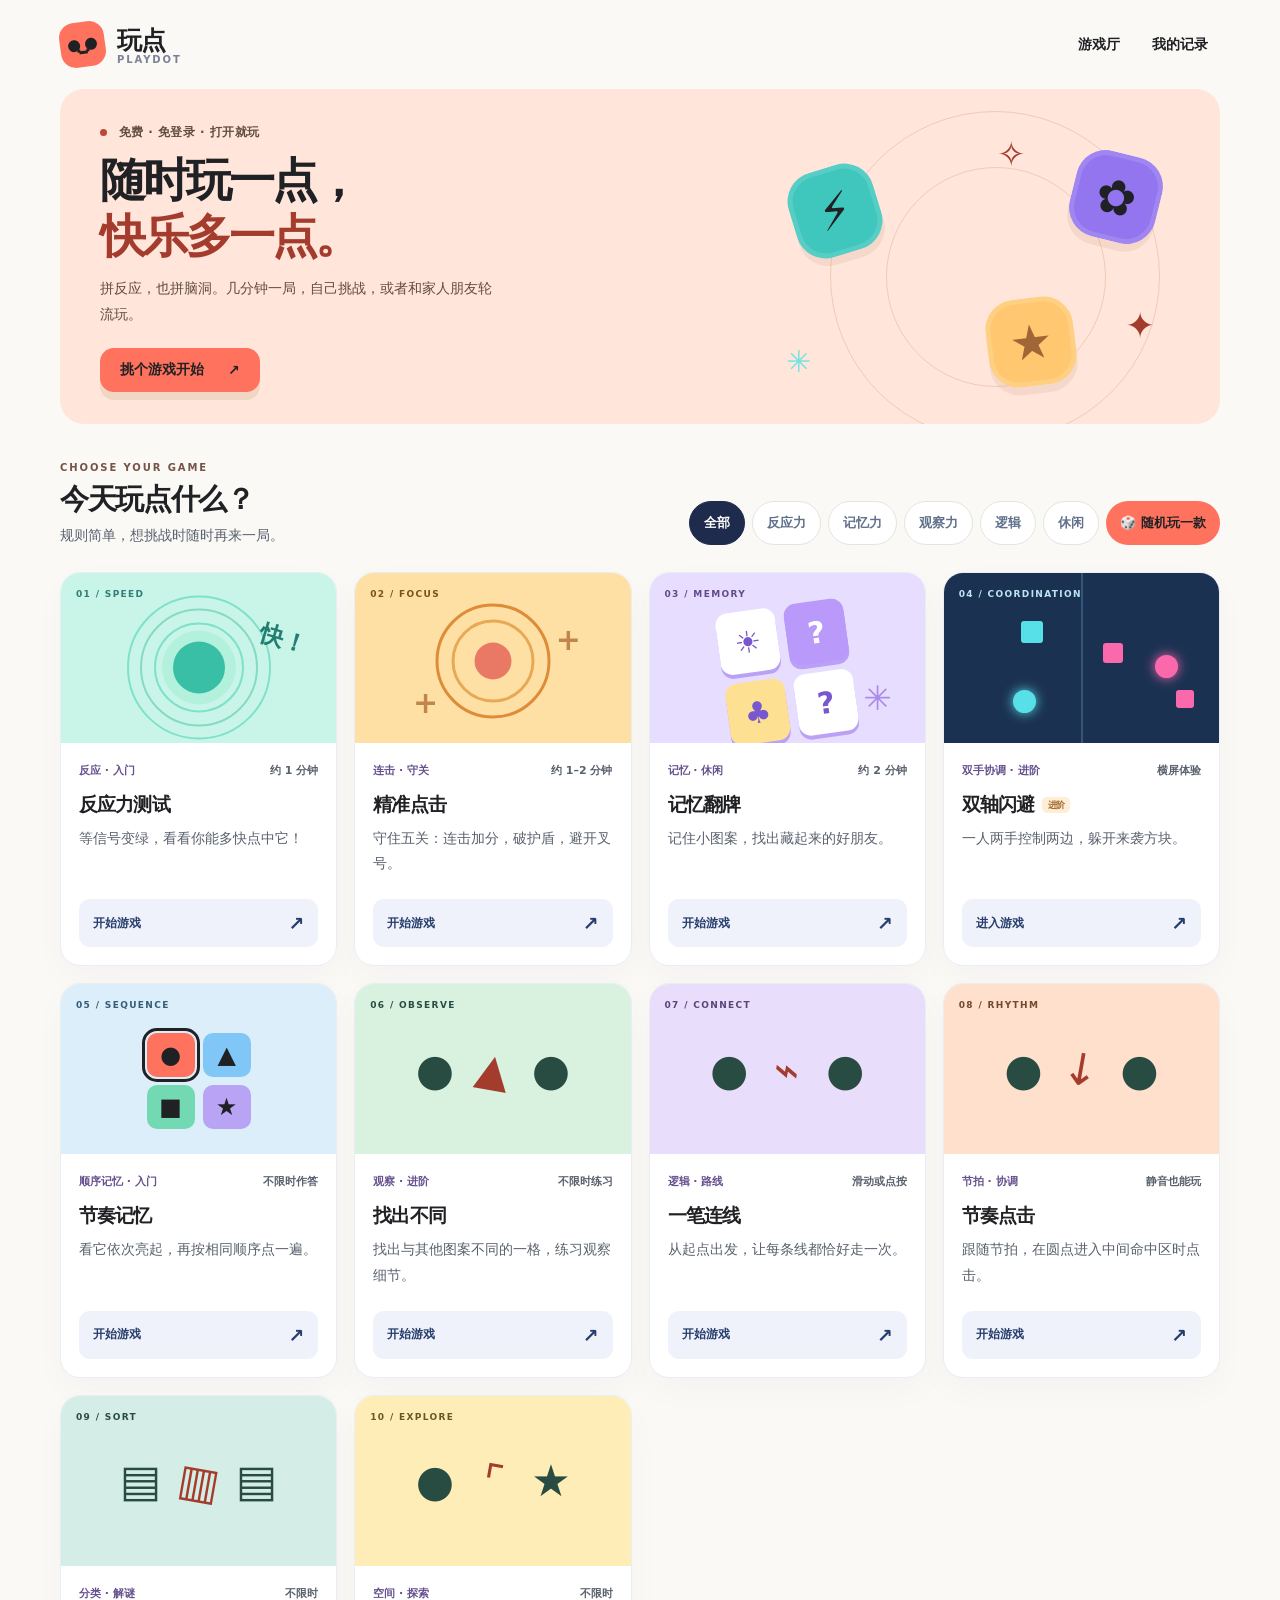
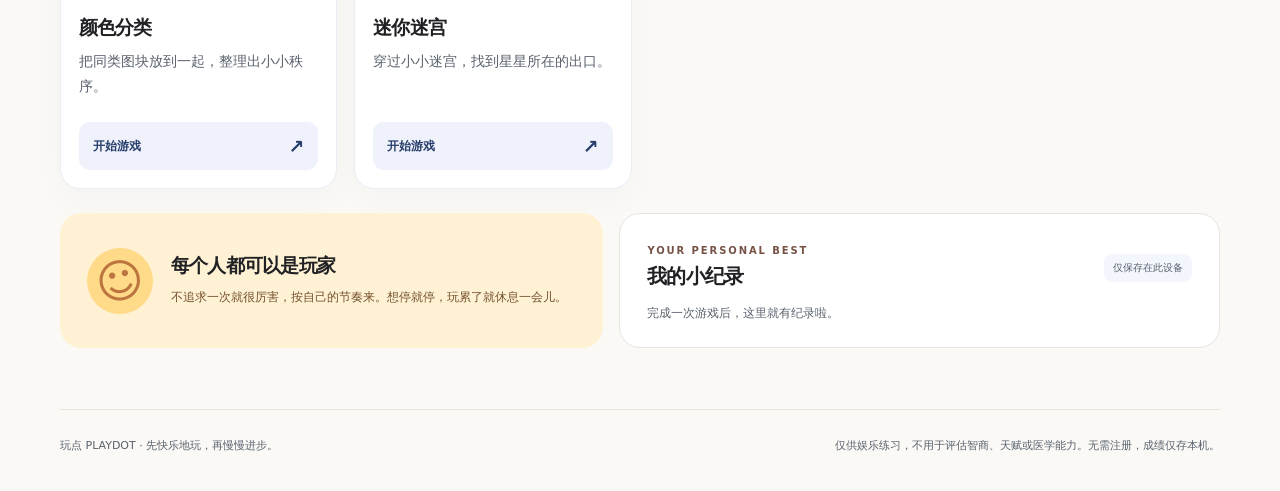
<file: index.html>
<!doctype html>
<html lang="zh-CN">
<head>
  <meta charset="UTF-8" />
  <meta name="viewport" content="width=device-width, initial-scale=1, viewport-fit=cover" />
  <meta name="theme-color" content="#FAF9F6" />
  <link rel="manifest" href="./manifest.webmanifest" />
  <link rel="stylesheet" href="./arcade-games.css" />
  <meta name="description" content="十款免费网页小游戏，涵盖反应、记忆、观察、逻辑与休闲。免登录，成绩仅存本机。" />
  <title>PLAYDOT 玩点｜随时玩一点，快乐多一点</title>
  <link rel="icon" href="./icon.svg" type="image/svg+xml" />
  <style>
:root{color-scheme:light;--ink:#202124;--muted:#59616d;--paper:#faf9f6;--border:#e7e4df;--navy:#202124;--teal:#73d9b3;--accent:#ff725e;--radius:20px;font-family:ui-sans-serif,system-ui,-apple-system,BlinkMacSystemFont,"Segoe UI",sans-serif;-webkit-font-smoothing:antialiased}
*{box-sizing:border-box}html{scroll-behavior:smooth}body{margin:0;padding:env(safe-area-inset-top,0px) env(safe-area-inset-right,0px) env(safe-area-inset-bottom,0px) env(safe-area-inset-left,0px);background:var(--paper);color:var(--ink)}button,a{-webkit-tap-highlight-color:transparent;touch-action:manipulation}button:active:not(:disabled),.play-btn:active{transform:translateY(1px)}button{font:inherit;cursor:pointer}button:disabled{cursor:default}a{color:inherit;text-decoration:none}button:focus-visible,a:focus-visible{outline:3px solid #58429b;outline-offset:3px}.skip-link{position:fixed;left:12px;top:-80px;z-index:20;padding:10px;background:#fff}.skip-link:focus{top:8px}
.shell{width:min(1160px,calc(100% - 46px));margin:auto}.site-header{height:89px;display:flex;align-items:center;justify-content:space-between}.brand{display:flex;align-items:center;gap:12px;font-weight:900;font-size:25px;letter-spacing:-.06em}.brand-symbol{width:45px;height:45px;background:var(--accent);border-radius:15px;display:grid;grid-template-columns:repeat(2,12px);justify-content:center;align-content:center;gap:0 5px;position:relative;transform:rotate(-8deg)}.brand-symbol i{width:12px;height:12px;border-radius:50%;background:#202124}.brand-symbol i:nth-child(2){background:#202124}.brand-symbol b{position:absolute;color:#202124;font-size:29px;left:15px;top:12px;font-weight:600}.brand-type small{display:block;letter-spacing:.19em;font-size:10px;color:#7b8298;margin-top:-3px}.header-note{font-size:12px;color:#6d7894;font-weight:700}.header-note span{color:#eaa93a}
.hero{background:#ffe5da;min-height:260px;border-radius:24px;color:var(--ink);display:grid;grid-template-columns:1.14fr .86fr;overflow:hidden;position:relative}.hero:after{content:"";position:absolute;right:0;bottom:0;width:40%;height:100%;background:none;pointer-events:none}.hero-copy{padding:32px 0 32px 40px;position:relative;z-index:2}.eyebrow{font-size:12px;color:#624d43;font-weight:700;letter-spacing:.04em}.eyebrow-dot{display:inline-block;width:7px;height:7px;background:#bd4837;border-radius:50%;margin-right:7px}.hero h1{font-size:clamp(32px,3.6vw,46px);letter-spacing:-.065em;line-height:1.21;margin:12px 0}.hero h1 span{color:var(--ink)}.hero h1 em{color:#a43c2d;font-style:normal}.hero p{max-width:398px;color:#624d43;font-size:14px;line-height:1.85;margin:0 0 20px}.hero-cta{background:var(--accent);color:var(--ink);border-radius:14px;padding:13px 20px;display:inline-flex;align-items:center;gap:24px;font-size:14px;font-weight:900;box-shadow:0 8px 0 #ad875128}.hero-cta:hover{background:#ff8b7b}.hero-art{min-height:260px;position:relative;isolation:isolate}.orbit{position:absolute;border-radius:50%;border:1px solid #c5785240;aspect-ratio:1}.orbit-one{width:330px;right:60px;top:22px}.orbit-two{width:220px;right:114px;top:78px}.art-tile{position:absolute;display:grid;place-items:center;width:88px;height:88px;border:5px solid #ffffff20;border-radius:30px;box-shadow:0 8px 0 #98513516;transform:rotate(14deg)}.art-tile span{font-size:48px;color:#202124}.tile-teal{background:#3fc7bd;left:14%;top:78px;transform:rotate(-17deg)}.tile-lilac{background:#9275ef;right:12%;top:64px}.tile-yellow{background:#ffc870;right:29%;bottom:38px;transform:rotate(-7deg)}.tile-yellow span{color:#a06635}.sparkle{position:absolute;color:#a43c2d}.sp-one{right:13%;bottom:78px;font-size:36px}.sp-two{left:13%;bottom:45px;font-size:30px;color:#75e4e0}.sp-three{right:39%;top:45px;font-size:34px}
.section{padding-top:32px}.section-heading{display:flex;align-items:end;justify-content:space-between;gap:22px;margin-bottom:27px}.kicker{font-size:10px;letter-spacing:.19em;font-weight:900;color:#775347}.section-heading h2,.records-panel h2{font-size:29px;letter-spacing:-.045em;margin:5px 0 7px}.section-heading p{color:var(--muted);font-size:14px;margin:0}.filters{display:flex;gap:7px;flex-wrap:wrap}.filter{padding:10px 14px;background:#fff;border:1px solid var(--border);color:#61708b;border-radius:30px;font-size:12px;font-weight:800;min-height:44px}.filter.active{background:#1e2b4c;color:white;border-color:#1e2b4c}.surprise-btn{min-height:44px;padding:10px 14px;border:0;border-radius:30px;background:#ff725e;color:#202124;font-size:13px;font-weight:900;white-space:nowrap}.surprise-btn:hover{background:#ff8b7b}
.game-grid{display:grid;grid-template-columns:repeat(4,minmax(0,1fr));gap:17px}.game-card{min-width:0;border:1px solid #e9edf4;border-radius:20px;background:#fff;overflow:hidden;box-shadow:0 12px 34px #21295507;display:flex;flex-direction:column;transition:transform .2s,box-shadow .2s}.game-card:hover{transform:translateY(-4px);box-shadow:0 18px 35px #25334a16}.game-card[hidden]{display:none}.game-cover{height:170px;position:relative;overflow:hidden}.cover-label{position:absolute;left:15px;top:16px;font-size:9px;font-weight:900;letter-spacing:.15em;color:#ffffffcb}.cover-reaction{background:#c9f5e8}.cover-reaction .cover-label{color:#317d77}.reaction-orbit{position:absolute;width:118px;height:118px;left:50%;top:50%;transform:translate(-50%,-42%);border:2px solid #65ccb2aa;border-radius:50%;display:grid;place-items:center}.reaction-orbit:before,.reaction-orbit:after{content:"";position:absolute;border:2px solid #7fe2c8;border-radius:50%;inset:-15px}.reaction-orbit:after{inset:12px}.reaction-orbit span{width:52px;height:52px;background:#38bfa6;border-radius:50%;box-shadow:0 0 0 11px #8be6c755}.float-react{position:absolute;right:29px;top:50px;transform:rotate(17deg);font-size:24px;font-weight:950;color:#247d73}.cover-aim{background:#ffe0a4}.cover-aim .cover-label{color:#795218}.aim-orbit{position:absolute;left:50%;top:52%;width:115px;height:115px;border:3px solid #df8c39;border-radius:50%;transform:translate(-50%,-50%);display:grid;place-items:center}.aim-orbit:before{content:"";width:77px;height:77px;border:3px solid #e7a956;border-radius:50%;position:absolute}.aim-center{width:37px;height:37px;background:#e97865;border-radius:50%}.mini-cross{position:absolute;color:#c1864e;font-weight:900;font-size:30px}.cross-a{left:21%;bottom:23px}.cross-b{right:18%;top:49px}.cover-memory{background:#e7ddff}.cover-memory .cover-label{color:#62498b}.cover-memory-grid{display:grid;grid-template-columns:repeat(2,60px);gap:9px;position:absolute;left:50%;top:58%;transform:translate(-50%,-50%) rotate(-8deg)}.cover-memory-grid span{height:62px;display:grid;place-items:center;border-radius:12px;background:#fff;color:#7958cf;font-size:30px;font-weight:800;box-shadow:0 4px 0 #bba1f6}.cover-memory-grid span:nth-child(2){background:#b99afa;color:#fff}.cover-memory-grid span:nth-child(3){background:#fee093}.small-star{position:absolute;right:12%;bottom:15%;font-size:34px;color:#a98aeb}.cover-dodge{background:#1b3152}.cover-dodge .cover-label{color:#bce6f4}.dodge-divider{position:absolute;width:2px;height:100%;left:50%;background:#76add34b}.dodge-hero{position:absolute;width:23px;height:23px;border-radius:50%;box-shadow:0 0 12px currentColor}.dot-a{left:25%;bottom:30px;background:#57e0e7;color:#57e0e7}.dot-b{right:15%;bottom:65px;background:#fa69ac;color:#fa69ac}.dodge-obstacle{position:absolute;border-radius:3px}.obstacle-a{height:22px;width:22px;left:28%;top:48px;background:#57e0e7}.obstacle-b{height:20px;width:20px;right:35%;top:70px;background:#fa69ac}.obstacle-c{height:18px;width:18px;right:9%;bottom:35px;background:#fa69ac}.game-card-body{display:flex;flex:1;flex-direction:column;padding:20px 18px 18px}.card-meta{display:flex;justify-content:space-between;gap:7px;color:#59616d;font-size:11px;font-weight:750}.genre{color:#66508e}.game-card h3{font-size:19px;letter-spacing:-.045em;margin:14px 0 8px}.game-card p{font-size:14px;line-height:1.8;color:var(--muted);margin:0 0 23px;flex:1}.hard-tag{font-size:9px;background:#ffeed6;color:#a26a2f;padding:3px 6px;border-radius:5px;vertical-align:middle;margin-left:2px}.play-btn{width:100%;border:none;border-radius:11px;padding:13px 14px;background:#eff2fa;color:#273d6c;font-size:12px;font-weight:900;display:flex;justify-content:space-between;align-items:center;min-height:44px}.play-btn:hover{background:#dfe6fb}.play-btn span{font-size:19px}
.bottom-grid{display:grid;grid-template-columns:.95fr 1.05fr;gap:16px;margin:24px 0 61px}.notes-panel,.records-panel{border-radius:21px;padding:25px 27px}.notes-panel{display:flex;gap:18px;align-items:center;background:#fff1d3}.notes-icon{border-radius:50%;height:66px;width:66px;flex-shrink:0;display:grid;place-items:center;background:#ffda89;color:#bd753f;font-size:46px;transform:rotate(-12deg)}.notes-panel h2{font-size:19px;margin:0 0 8px;letter-spacing:-.04em}.notes-panel p{font-size:12px;color:#73512e;line-height:1.75;margin:0}.records-panel{background:#fff;border:1px solid var(--border)}.records-head{display:flex;gap:10px;align-items:center;justify-content:space-between}.records-panel h2{font-size:20px}.local-pill{font-size:10px;color:#59616d;background:#f3f6fc;padding:7px 9px;border-radius:9px}.records-list{display:flex;gap:9px;flex-wrap:wrap;margin-top:8px}.record-chip{font-size:11px;border-radius:10px;background:#f3f6ff;padding:9px 11px;font-weight:750}.muted{color:#59616d;font-size:12px}.footer{border-top:1px solid var(--border);display:flex;justify-content:space-between;gap:20px;padding:27px 0 35px;color:#59616d;font-size:11px;line-height:1.7}
.load-notice{display:flex;align-items:center;justify-content:space-between;gap:16px;padding:14px 16px;margin:0 0 18px;background:#fff1d3;color:#59442e;border:1px solid #d6b875;border-radius:14px;font-size:14px;line-height:1.6}.load-notice[hidden]{display:none}.load-notice button{flex-shrink:0;min-height:44px;padding:10px 14px;border:1px solid #59442e;border-radius:10px;background:#fff;color:#202124;font-weight:750}.play-btn:disabled{background:#eceae5;color:#59616d;cursor:default}
/* Play surface */
.game-dialog{--safe-top:max(8px,env(safe-area-inset-top,0px));--safe-right:max(8px,env(safe-area-inset-right,0px));--safe-bottom:max(8px,env(safe-area-inset-bottom,0px));--safe-left:max(8px,env(safe-area-inset-left,0px));position:fixed;inset:var(--safe-top) var(--safe-right) var(--safe-bottom) var(--safe-left);margin:auto;width:min(700px,calc(100vw - var(--safe-left) - var(--safe-right)));max-height:min(calc(100dvh - var(--safe-top) - var(--safe-bottom)),900px);padding:0;border:0;border-radius:24px;background:#fff;color:var(--ink);box-shadow:0 28px 95px #0e163c66;overflow:auto}.game-dialog::backdrop{background:#0a143ecb;backdrop-filter:blur(5px)}.dialog-layout{padding:25px 28px 18px}.dialog-header{display:flex;justify-content:space-between;gap:14px;align-items:flex-start}.dialog-header h2{font-size:26px;letter-spacing:-.05em;margin:4px 0 7px}.dialog-header p{font-size:12px;color:var(--muted);margin:0;line-height:1.6}.close-btn{border:1px solid var(--border);background:#f6f7fc;color:#71809b;width:44px;height:44px;border-radius:12px;font-size:17px;flex-shrink:0}.dialog-foot{display:flex;justify-content:space-between;align-items:center;gap:12px;padding-top:16px;font-size:11px;color:#59616d}.back-link{border:0;background:none;color:#6b56c5;font-size:11px;font-weight:850;padding:10px 0}.game-stats{display:flex;justify-content:space-between;gap:10px;flex-wrap:wrap;margin:16px 0 13px}.stat{border-radius:11px;background:#f5f7fc;padding:9px 12px;min-width:86px;flex:1}.stat small{display:block;color:#59616d;font-size:11px;font-weight:700}.stat strong{display:block;font-size:17px;font-variant-numeric:tabular-nums;margin-top:3px}.intro-line{font-size:13px;color:#6c7891;margin:13px 0 16px;line-height:1.7}.centered{text-align:center}.primary-action{background:#1c2c54;color:#fff;border:0;border-radius:13px;padding:13px 26px;min-height:47px;font-weight:850;font-size:14px;box-shadow:0 4px 0 #0c1733}.primary-action:disabled{background:#a4abc0;box-shadow:none}.action-wrap{text-align:center;margin:16px 0 5px}.game-message{min-height:24px;font-size:13px;font-weight:750;color:#6b5d9a;text-align:center;margin:13px auto 0;line-height:1.65}
.secondary-action{background:#fff;color:#1c2c54;border:1px solid #8d96aa;border-radius:13px;padding:12px 20px;min-height:47px;font-weight:850;font-size:14px}.action-wrap.split-actions{display:flex;justify-content:center;gap:10px;flex-wrap:wrap}
.reaction-pad{width:100%;min-height:210px;border:0;border-radius:19px;background:#e9eef6;color:#41516e;display:grid;place-content:center;gap:9px;font-weight:900;touch-action:manipulation;transition:background .12s}.reaction-pad strong{font-size:clamp(22px,4vw,33px)}.reaction-pad small{font-size:13px;font-weight:650}.reaction-pad.waiting{background:#ffe8c4;color:#8e5a26}.reaction-pad.ready{background:#51dcb1;color:#0d554a}.reaction-pad.early{background:#ffc8c4;color:#a54542}.reaction-pad.result{background:#dfeefb;color:#2b5685}.reaction-pad:disabled{opacity:1}.reaction-pad:not(:disabled):active{filter:brightness(.95)}
.reaction-choice{width:100%;min-height:210px;border-radius:19px;background:#e9eef6;color:#41516e;display:grid;grid-template-rows:auto 1fr;gap:12px;padding:18px;transition:background .12s}.reaction-choice-cue{text-align:center;display:grid;gap:4px}.reaction-choice-cue strong{font-size:clamp(22px,4vw,33px)}.reaction-choice-cue small{font-size:13px;font-weight:650}.reaction-choice-buttons{display:grid;grid-template-columns:1fr 1fr;gap:12px}.reaction-choice button{border:2px solid currentColor;border-radius:15px;background:#fff9;color:inherit;min-height:92px;font-size:30px;font-weight:950;touch-action:manipulation}.reaction-choice button small{display:block;font-size:13px;margin-top:5px}.reaction-choice.waiting{background:#ffe8c4;color:#8e5a26}.reaction-choice.ready{background:#51dcb1;color:#0d554a}.reaction-choice.early{background:#ffc8c4;color:#a54542}.reaction-choice.result{background:#dfeefb;color:#2b5685}.reaction-choice button:disabled{opacity:.6}.reaction-choice button:not(:disabled):active{filter:brightness(.92)}
.aim-board{height:270px;position:relative;border-radius:18px;background:linear-gradient(#e9f3fe 1px,transparent 1px),linear-gradient(90deg,#e9f3fe 1px,transparent 1px),#f6faff;background-size:30px 30px;border:2px solid #dceafa;overflow:hidden;touch-action:manipulation}.aim-board:not(.playing){display:grid;place-items:center}.aim-empty{font-size:14px;color:#7d8dac;font-weight:750;text-align:center;padding:24px}.aim-target{position:absolute;border:5px solid #ffecc6;border-radius:50%;background:#f08c71;box-shadow:0 6px 0 #c66c5b,0 0 0 1px #b96958;display:grid;place-items:center;padding:0;touch-action:manipulation;user-select:none}.aim-target:before{content:"";width:42%;height:42%;background:#fff4d9;border-radius:50%}.aim-target:active{transform:scale(.96)}.aim-board.easy .aim-target{border-width:6px}
.memory-grid{display:grid;grid-template-columns:repeat(4,minmax(0,1fr));gap:9px;max-width:470px;margin:0 auto;min-height:240px}.memory-grid.empty{display:grid;place-items:center;color:#59616d;background:#f4f3fc;border-radius:16px;font-size:14px;font-weight:800}.memory-card{border:0;border-radius:13px;aspect-ratio:1;background:#7565d7;color:white;min-height:57px;display:grid;place-items:center;font-size:clamp(25px,4vw,35px);box-shadow:inset 0 -6px #4e3db89e;transition:background .15s,transform .15s;padding:0;user-select:none}.memory-card .back-face{font-size:24px;color:#e8e4ff}.memory-card.revealed{background:#efeafd;color:#40356d;box-shadow:inset 0 0 0 2px #cfc3ff;transform:translateY(1px)}.memory-card.matched{background:#d8f8ea;color:#2b8e70;box-shadow:inset 0 0 0 2px #a9ebd1}.memory-card:disabled{opacity:1}.result-card{background:#f0f8f6;border:1px solid #d2eae2;border-radius:17px;text-align:center;padding:20px 18px;margin-top:14px}.result-card h3{margin:0 0 6px;font-size:24px}.result-card p{margin:0;color:#56786e;line-height:1.6;font-size:13px}
@media(max-width:1050px){.game-grid{grid-template-columns:repeat(2,minmax(0,1fr))}.game-cover{height:185px}.hero-copy{padding-left:48px}.section-heading{align-items:flex-start;flex-direction:column}.bottom-grid{grid-template-columns:1fr 1fr}}
@media(max-width:650px){.shell{width:calc(100% - 26px)}.site-header{height:72px}.brand{font-size:21px}.brand-symbol{width:39px;height:39px;border-radius:12px}.brand-symbol b{left:12px;top:8px}.header-note{font-size:10px}.hero{grid-template-columns:1fr;min-height:0;border-radius:23px}.hero-copy{padding:24px}.hero h1{font-size:clamp(30px,7vw,38px)}.hero p{font-size:14px;margin-bottom:16px}.hero-art{display:none}.section{padding-top:24px}.section-heading h2{font-size:25px}.section-heading{margin-bottom:17px}.filters{width:100%}.filter{flex:1;padding:9px 7px;white-space:nowrap}.game-grid{gap:11px}.game-cover{height:135px}.game-card-body{padding:13px 12px}.game-card h3{font-size:18px;margin:10px 0 6px}.game-card p{font-size:14px;margin-bottom:15px}.card-meta{font-size:11px}.cover-label{font-size:8px;left:9px;top:11px}.reaction-orbit{width:94px;height:94px}.cover-memory-grid{grid-template-columns:repeat(2,43px);gap:6px}.cover-memory-grid span{height:45px;font-size:22px}.aim-orbit{width:95px;height:95px}.aim-orbit:before{width:63px;height:63px}.float-react{font-size:19px;right:12px}.play-btn{font-size:13px;padding:11px;min-height:44px}.bottom-grid{grid-template-columns:1fr;margin:15px 0 36px}.notes-panel,.records-panel{padding:19px}.footer{flex-direction:column;gap:5px;padding:21px 0 25px}.game-dialog{border-radius:18px}.dialog-layout{padding:18px 16px 13px}.dialog-header h2{font-size:23px}.dialog-header p{font-size:11px}.reaction-pad,.reaction-choice{min-height:190px}.reaction-choice{padding:14px}.reaction-choice button{min-height:78px}.aim-board{height:min(44dvh,280px);min-height:205px}.dialog-foot span{max-width:72%}}
@media(max-width:365px){.header-note{display:none}.game-grid{grid-template-columns:1fr}.game-cover{height:155px}.game-card-body{padding:16px}.mode-choice{padding:9px 10px;font-size:11px}}
/* Sequence memory: fixed positions plus symbols and numbers, never color alone. */
.cover-sequence{background:#dceefa}.cover-sequence .cover-label{color:#365b77}.sequence-cover-grid{position:absolute;left:50%;top:57%;transform:translate(-50%,-50%);display:grid;grid-template-columns:repeat(2,48px);gap:8px}.sequence-cover-grid span{height:44px;border-radius:10px;background:#80c7f7;color:#202124;display:grid;place-items:center;font-size:24px;font-weight:800}.sequence-cover-grid span:first-child{background:#ff725e;outline:3px solid #202124;outline-offset:2px}.sequence-cover-grid span:nth-child(3){background:#73d9b3}.sequence-cover-grid span:nth-child(4){background:#b9a3f5}
.sequence-board{display:grid;grid-template-columns:repeat(2,minmax(0,1fr));gap:12px;max-width:340px;margin:16px auto}.sequence-pad{min-height:80px;aspect-ratio:1.6;border:3px solid transparent;border-radius:18px;color:#202124;background:#ffb6aa;display:flex;align-items:center;justify-content:center;gap:12px;touch-action:manipulation;user-select:none;-webkit-touch-callout:none;transition:transform .12s}.sequence-pad:nth-child(2){background:#b9e0fc}.sequence-pad:nth-child(3){background:#a4e9ce}.sequence-pad:nth-child(4){background:#d6c9fa}.sequence-pad strong{font-size:36px;line-height:1}.sequence-pad small{font-size:14px;font-weight:800}.sequence-pad:disabled{opacity:1;cursor:default}.sequence-pad.lit{border-color:#202124;box-shadow:inset 0 0 0 3px #fff;transform:translateY(-3px)}.sequence-pad.wrong{border:3px dashed #202124}.sequence-tools{display:flex;justify-content:center;gap:8px;flex-wrap:wrap;margin:12px 0}.sequence-tools button{min-height:44px;border:1px solid var(--border);background:#faf9f6;color:#42454b;padding:10px 14px;border-radius:12px;font-size:14px}.sequence-tools button:disabled{color:#777}.sequence-status{font-size:14px;color:#42454b}.sequence-result{margin:16px 0}.sequence-result strong{font-variant-numeric:tabular-nums}
@media(max-height:500px) and (min-width:600px){.sequence-board{max-width:300px;gap:8px}.sequence-pad{min-height:64px;aspect-ratio:2.7}}

@media(prefers-reduced-motion:reduce){*,*:before,*:after{scroll-behavior:auto!important;transition:none!important;animation:none!important;transform:none!important}}

</style>
  
</head>
<body>
  <a href="#games" class="skip-link">跳到游戏列表</a>
  <div class="shell">
    <header class="site-header">
      <a class="brand" href="./" aria-label="玩点游戏厅首页">
        <span class="brand-symbol" aria-hidden="true"><i></i><i></i><b>⌣</b></span>
        <span class="brand-type">玩点 <small>PLAYDOT</small></span>
      </a>
      <nav class="header-nav" aria-label="大厅导航"><a href="#games">游戏厅</a><a href="#records">我的记录</a></nav>
    </header>

    <main>
      <section class="hero" aria-labelledby="hero-title">
        <div class="hero-copy">
          <span class="eyebrow"><span class="eyebrow-dot"></span> 免费 · 免登录 · 打开就玩</span>
          <h1 id="hero-title">随时玩一点，<br /><em>快乐多一点。</em></h1>
          <p>拼反应，也拼脑洞。几分钟一局，自己挑战，或者和家人朋友轮流玩。</p>
          <a class="hero-cta" href="#games">挑个游戏开始 <span aria-hidden="true">↗</span></a>
        </div>
        <div class="hero-art" aria-hidden="true">
          <div class="orbit orbit-one"></div><div class="orbit orbit-two"></div>
          <div class="art-tile tile-teal"><span>⚡</span></div>
          <div class="art-tile tile-lilac"><span>✿</span></div>
          <div class="art-tile tile-yellow"><span>★</span></div>
          <span class="sparkle sp-one">✦</span><span class="sparkle sp-two">✳</span><span class="sparkle sp-three">✧</span>
        </div>
      </section>

      <section class="recent-section" id="recentSection" aria-labelledby="recentTitle" hidden><h2 id="recentTitle">接着玩</h2><div class="recent-list" id="recentList"></div></section>

      <section class="section" id="games" aria-labelledby="games-title">
        <div class="section-heading">
          <div><span class="kicker">CHOOSE YOUR GAME</span><h2 id="games-title">今天玩点什么？</h2><p>规则简单，想挑战时随时再来一局。</p></div>
          <div class="filters" role="group" aria-label="选择游戏类型或随机开始">
            <button type="button" class="filter active" data-filter="all" aria-pressed="true">全部</button>
                        <button type="button" class="filter" data-filter="reaction" aria-pressed="false">反应力</button>
            <button type="button" class="filter" data-filter="memory" aria-pressed="false">记忆力</button>
            <button type="button" class="filter" data-filter="observation" aria-pressed="false">观察力</button>
            <button type="button" class="filter" data-filter="logic" aria-pressed="false">逻辑</button>
            <button type="button" class="filter" data-filter="leisure" aria-pressed="false">休闲</button>
            <button type="button" class="surprise-btn" id="surpriseGame" aria-label="从当前分类中随机打开一款游戏">🎲 随机玩一款</button>
          </div>
        </div>

        <div class="load-notice" id="assetNotice" role="status" hidden><span id="assetNoticeText"></span><button type="button" id="retryAssets">重新加载</button></div>
        <div class="game-grid">
          <article class="game-card" data-category="esports" data-categories="reaction">
            <div class="game-cover cover-reaction"><span class="cover-label">01 / SPEED</span><span class="reaction-orbit"><span></span></span><span class="cover-float float-react">快！</span></div>
            <div class="game-card-body"><div class="card-meta"><span class="genre">反应 · 入门</span><span class="time">约 1 分钟</span></div><h3>反应力测试</h3><p>等信号变绿，看看你能多快点中它！</p><button type="button" class="play-btn" data-open="reaction">开始游戏 <span aria-hidden="true">↗</span></button></div>
          </article>
          <article class="game-card" data-category="esports" data-categories="reaction">
            <div class="game-cover cover-aim"><span class="cover-label">02 / FOCUS</span><span class="aim-orbit"><span class="aim-center"></span></span><span class="mini-cross cross-a">+</span><span class="mini-cross cross-b">+</span></div>
            <div class="game-card-body"><div class="card-meta"><span class="genre">连击 · 守关</span><span class="time">约 1–2 分钟</span></div><h3>精准点击</h3><p>守住五关：连击加分，破护盾，避开叉号。</p><button type="button" class="play-btn" data-open="aim">开始游戏 <span aria-hidden="true">↗</span></button></div>
          </article>
          <article class="game-card" data-category="brain" data-categories="memory leisure">
            <div class="game-cover cover-memory"><span class="cover-label">03 / MEMORY</span><div class="cover-memory-grid"><span>☀</span><span>?</span><span>♣</span><span>?</span></div><span class="small-star">✳</span></div>
            <div class="game-card-body"><div class="card-meta"><span class="genre">记忆 · 休闲</span><span class="time">约 2 分钟</span></div><h3>记忆翻牌</h3><p>记住小图案，找出藏起来的好朋友。</p><button type="button" class="play-btn" data-open="memory">开始游戏 <span aria-hidden="true">↗</span></button></div>
          </article>
          <article class="game-card" data-category="esports" data-categories="reaction">
            <div class="game-cover cover-dodge"><span class="cover-label">04 / COORDINATION</span><div class="dodge-divider"></div><span class="dodge-hero dot-a"></span><span class="dodge-hero dot-b"></span><span class="dodge-obstacle obstacle-a"></span><span class="dodge-obstacle obstacle-b"></span><span class="dodge-obstacle obstacle-c"></span></div>
            <div class="game-card-body"><div class="card-meta"><span class="genre">双手协调 · 进阶</span><span class="time">横屏体验</span></div><h3>双轴闪避 <span class="hard-tag">进阶</span></h3><p>一人两手控制两边，躲开来袭方块。</p><a class="play-btn" href="./games/dual-axis-dodge/" data-dodge-link>进入游戏 <span aria-hidden="true">↗</span></a></div>
          </article>
          <article class="game-card" data-category="brain" data-categories="memory leisure">
            <div class="game-cover cover-sequence" aria-hidden="true"><span class="cover-label">05 / SEQUENCE</span><div class="sequence-cover-grid"><span>●</span><span>▲</span><span>■</span><span>★</span></div></div>
            <div class="game-card-body"><div class="card-meta"><span class="genre">顺序记忆 · 入门</span><span class="time">不限时作答</span></div><h3>节奏记忆</h3><p>看它依次亮起，再按相同顺序点一遍。</p><button type="button" class="play-btn" data-open="sequence">开始游戏 <span aria-hidden="true">↗</span></button></div>
          </article>
          <article class="game-card" data-category="brain" data-categories="observation leisure">
            <div class="game-cover cover-odd" aria-hidden="true"><span class="cover-label">06 / OBSERVE</span><div class="extra-cover-art"><span>●</span><span>▲</span><span>●</span></div></div>
            <div class="game-card-body"><div class="card-meta"><span class="genre">观察 · 进阶</span><span>不限时练习</span></div><h3>找出不同</h3><p>找出与其他图案不同的一格，练习观察细节。</p><button type="button" class="play-btn" data-open="odd">开始游戏 <span aria-hidden="true">↗</span></button></div>
          </article>
          <article class="game-card" data-category="brain" data-categories="logic leisure">
            <div class="game-cover cover-line" aria-hidden="true"><span class="cover-label">07 / CONNECT</span><div class="extra-cover-art"><span>●</span><span>⌁</span><span>●</span></div></div>
            <div class="game-card-body"><div class="card-meta"><span class="genre">逻辑 · 路线</span><span>滑动或点按</span></div><h3>一笔连线</h3><p>从起点出发，让每条线都恰好走一次。</p><button type="button" class="play-btn" data-open="line">开始游戏 <span aria-hidden="true">↗</span></button></div>
          </article>
          <article class="game-card" data-category="esports" data-categories="reaction leisure">
            <div class="game-cover cover-pulse" aria-hidden="true"><span class="cover-label">08 / RHYTHM</span><div class="extra-cover-art"><span>●</span><span>↓</span><span>●</span></div></div>
            <div class="game-card-body"><div class="card-meta"><span class="genre">节拍 · 协调</span><span>静音也能玩</span></div><h3>节奏点击</h3><p>跟随节拍，在圆点进入中间命中区时点击。</p><button type="button" class="play-btn" data-open="pulse">开始游戏 <span aria-hidden="true">↗</span></button></div>
          </article>
          <article class="game-card" data-category="brain" data-categories="logic leisure">
            <div class="game-cover cover-sort" aria-hidden="true"><span class="cover-label">09 / SORT</span><div class="extra-cover-art"><span>▤</span><span>▥</span><span>▤</span></div></div>
            <div class="game-card-body"><div class="card-meta"><span class="genre">分类 · 解谜</span><span>不限时</span></div><h3>颜色分类</h3><p>把同类图块放到一起，整理出小小秩序。</p><button type="button" class="play-btn" data-open="sort">开始游戏 <span aria-hidden="true">↗</span></button></div>
          </article>
          <article class="game-card" data-category="brain" data-categories="logic leisure observation">
            <div class="game-cover cover-maze" aria-hidden="true"><span class="cover-label">10 / EXPLORE</span><div class="extra-cover-art"><span>●</span><span>⌜</span><span>★</span></div></div>
            <div class="game-card-body"><div class="card-meta"><span class="genre">空间 · 探索</span><span>不限时</span></div><h3>迷你迷宫</h3><p>穿过小小迷宫，找到星星所在的出口。</p><button type="button" class="play-btn" data-open="maze">开始游戏 <span aria-hidden="true">↗</span></button></div>
          </article>
        </div>
      </section>

      <section class="bottom-grid" aria-label="游戏提示和个人记录">
        <div class="notes-panel"><div class="notes-icon" aria-hidden="true">☺</div><div><h2>每个人都可以是玩家</h2><p>不追求一次就很厉害，按自己的节奏来。想停就停，玩累了就休息一会儿。</p></div></div>
        <div class="records-panel" id="records"><div class="records-head"><div><span class="kicker">YOUR PERSONAL BEST</span><h2>我的小纪录</h2></div><span class="local-pill" id="storageNote">仅保存在此设备</span></div><div class="records-list" id="recordsList" aria-live="polite"><span class="muted">完成一次游戏后，这里就有纪录啦。</span></div></div>
      </section>
    </main>

    <footer class="footer"><span>玩点 PLAYDOT · 先快乐地玩，再慢慢进步。</span><span>仅供娱乐练习，不用于评估智商、天赋或医学能力。无需注册，成绩仅存本机。</span></footer>
  </div>

  <dialog id="gameDialog" class="game-dialog" aria-labelledby="dialogTitle">
    <div class="dialog-layout">
      <div class="dialog-header"><div><span class="kicker" id="dialogCategory">PLAYDOT GAME</span><h2 id="dialogTitle">开始游戏</h2><p id="dialogDescription"></p></div><button type="button" class="close-btn" id="closeDialog" aria-label="关闭游戏并返回大厅">✕</button></div>
      <div id="gameScene"></div>
      <div class="dialog-foot"><span>温馨提示：想停就停，不需要勉强追求高分。</span><button type="button" id="backLobby" class="back-link">返回大厅 →</button></div>
    </div>
  </dialog>
<script src="./arcade-games.js?v=43"></script>
<script>
// Browser and Node shared rules. The visible UI uses one default mode; legacy mode records are preserved.
const MODES = Object.freeze({
  easy: Object.freeze({reactionRounds:4, aimHits:10, aimSeconds:40, aimSize:64, memoryPairs:6, memoryPreview:3000, sequenceOn:650, sequenceGap:300}),
  challenge: Object.freeze({reactionRounds:5, aimHits:16, aimSeconds:30, aimSize:44, memoryPairs:8, memoryPreview:3000, sequenceOn:430, sequenceGap:250}),
});

const MEMORY_ICONS = Object.freeze(['🌙','🍓','⭐','🐱','🌈','🍀','🍩','🦋','🐟','🌼','🪐','🍉']);

function median(values) {
  if (!values.length || values.some(n => !Number.isFinite(n) || n < 0)) return null;
  const sorted = [...values].sort((a,b) => a-b);
  const mid = sorted.length >> 1;
  return sorted.length % 2 ? sorted[mid] : (sorted[mid-1]+sorted[mid])/2;
}

function accuracy(hits, attempts) {
  return attempts > 0 ? Math.round((hits / attempts)*100) : 0;
}

function reactionChoices(count,rng=Math.random) {
  if(!Number.isInteger(count)||count<2) throw Error('Invalid reaction choice count');
  const firstExtra=Math.min(1,Math.max(0,rng()))<.5?'left':'right';
  const other=firstExtra==='left'?'right':'left',base=[];
  for(let i=0;i<Math.ceil(count/2);i++)base.push(firstExtra);
  for(let i=0;i<Math.floor(count/2);i++)base.push(other);
  for(let attempt=0;attempt<8;attempt++){
    const choices=shuffled(base,rng);
    if(!choices.some((side,index)=>index>1&&side===choices[index-1]&&side===choices[index-2]))return choices;
  }
  return Array.from({length:count},(_,index)=>index%2===0?firstExtra:other);
}

function aimScore(hits, attempts, seconds) {
  if (hits<=0 || attempts<=0 || seconds<=0) return 0;
  return Math.round((hits/seconds)*100*hits/attempts);
}

function shuffled(items, rng=Math.random) {
  const result=[...items];
  for(let i=result.length-1;i>0;i--){
    const j=Math.min(i,Math.floor(Math.max(0,rng())*(i+1)));
    [result[i],result[j]]=[result[j],result[i]];
  }
  return result;
}

function memoryDeck(pairCount, rng=Math.random) {
  if(!Number.isInteger(pairCount)||pairCount<1||pairCount>MEMORY_ICONS.length) throw Error('Invalid pair count');
  const selected=shuffled(MEMORY_ICONS,rng).slice(0,pairCount);
  return shuffled(selected.flatMap((icon,i)=>[{id:i*2,icon,pair:i},{id:i*2+1,icon,pair:i}]),rng);
}

// Challenge alternates sides so mastery comes from controlled gaze/hand travel,
// not from making the target even smaller. On tiny layouts it degrades safely.
function aimLane(choice,hits){return choice==='challenge'?(hits%2===0?'left':'right'):null}
function targetPosition(width,height,size,rng=Math.random,lane=null) {
  const padding=10;
  const xRange=Math.max(0,width-size-padding*2),yRange=Math.max(0,height-size-padding*2);
  let minX=padding,maxX=padding+xRange;
  if(width>=2*(size+padding*2)){
    if(lane==='left')maxX=Math.min(maxX,Math.floor(width/2)-size-padding);
    else if(lane==='right')minX=Math.max(minX,Math.ceil(width/2)+padding);
  }
  const x=minX+Math.min(1,Math.max(0,rng()))*Math.max(0,maxX-minX);
  const y=padding+Math.min(1,Math.max(0,rng()))*yRange;
  return {x:Math.round(x),y:Math.round(y)};
}



const SEQUENCE_PADS=Object.freeze([
  Object.freeze({symbol:'●',name:'圆形'}),Object.freeze({symbol:'▲',name:'三角'}),
  Object.freeze({symbol:'■',name:'方形'}),Object.freeze({symbol:'★',name:'星形'})
]);
function extendSequence(items,rng=Math.random){
  const index=Math.min(3,Math.max(0,Math.floor(rng()*4)));
  return [...items,index];
}

function recentGames(raw,allowed){
  try{const items=JSON.parse(raw);return Array.isArray(items)?[...new Set(items.filter(name=>typeof name==='string'&&allowed.includes(name)))].slice(0,4):[]}catch{return []}
}
function categoryMatches(categories,choice){return choice==='all'||String(categories||'').split(/\s+/).includes(choice)}
function dodgeRecords(rawBest,rawLevels){
  let levels={};try{const value=JSON.parse(rawLevels);if(value&&typeof value==='object'&&!Array.isArray(value))levels=value}catch{}
  const classic=Number(rawBest),levelOne=Number(levels['1']);if(Number.isFinite(classic)&&classic>0&&(!Number.isFinite(levelOne)||classic>levelOne))levels={...levels,'1':classic};
  const result=[];
  for(const [key,value] of Object.entries(levels)){
    const match=key.match(/^(free:)?([1-9]|1[0-5])$/),score=Number(value);
    if(match&&Number.isFinite(score)&&score>0)result.push(`双轴 ${match[1]?'自由':'经典'} · L${match[2]} 起步 · ${score.toFixed(1)} 秒`);
  }
  return result;
}

function chooseVisibleGame(cards,rng=Math.random){
  const choices=[...cards].filter(card=>!card.hidden).map(card=>card.querySelector('[data-open],[data-dodge-link]')).filter(Boolean);
  if(!choices.length)return null;
  return choices[Math.min(choices.length-1,Math.floor(Math.max(0,rng())*choices.length))];
}

const $=id=>document.getElementById(id);
const dialog=$('gameDialog'),scene=$('gameScene'),title=$('dialogTitle'),description=$('dialogDescription'),category=$('dialogCategory');
const storePrefix='playdot:v1:';
let currentGame=null,mode='easy',roundId=0, reaction=null,aim=null,memory=null,sequence=null;
let reactionFrameCancel=null;
const timeouts=new Set();
const intervals=new Set();
const config={
  ...Object.fromEntries(Object.entries(globalThis.PlaydotExtras?.definitions||{}).map(([name,game])=>[name,{...game,category:game.category}])),
  reaction:{title:'反应力测试',category:'⚡ SPEED LAB',description:'等信号出现后点击，记录多轮反应中位数与抢跑次数。'},
  aim:{title:'精准点击',category:'⚡ ARCADE',description:'五关连击守关：点圆靶、破护盾、避开叉号。先处理快消失的靶，关间选择回血或加分。'},
  memory:{title:'记忆翻牌',category:'🧠 MEMORY LAB',description:'找到相同图案。开始后先观察全部卡片 3 秒，再配对。'},
  sequence:{title:'节奏记忆',category:'🧠 SEQUENCE LAB',description:'先看色块依次亮起，再按同样顺序点击。每轮多记一个，不限时作答。'}
};
const volatileStore=new Map();
const safeGet=key=>{if(volatileStore.has(key))return volatileStore.get(key);try{return localStorage.getItem(storePrefix+key)}catch{return null}};
const safeSet=(key,value)=>{const text=String(value);try{localStorage.setItem(storePrefix+key,text);volatileStore.delete(key)}catch{volatileStore.set(key,text)}syncStorageNote()};
function syncStorageNote(){const note=$('storageNote');if(note)note.textContent=volatileStore.size?'暂存 · 关页可能丢失':'仅保存在此设备'}
function readBest(name,choice=mode){
  const raw=safeGet(`${name}:${choice}`);if(raw===null||raw.trim()==='')return null;
  const value=Number(raw);return Number.isSafeInteger(value)&&value>=0?value:null;
}
const key=(name)=>`${name}:${mode}`;
function addTimeout(fn,delay){const id=setTimeout(()=>{timeouts.delete(id);fn()},delay);timeouts.add(id);return id}
function addInterval(fn,delay){const id=setInterval(fn,delay);intervals.add(id);return id}
function cancelReactionFrame(){if(!reactionFrameCancel)return;const cancel=reactionFrameCancel;reactionFrameCancel=null;cancel()}
function scheduleReactionFrame(fn){
  cancelReactionFrame();
  if(typeof requestAnimationFrame==='function'){
    const id=requestAnimationFrame(timestamp=>{reactionFrameCancel=null;fn(timestamp)});
    reactionFrameCancel=()=>{if(typeof cancelAnimationFrame==='function')cancelAnimationFrame(id)};
  }else{
    const id=addTimeout(()=>{reactionFrameCancel=null;fn(performance.now())},0);
    reactionFrameCancel=()=>{clearTimeout(id);timeouts.delete(id)};
  }
}
function clearTimers(){for(const t of timeouts)clearTimeout(t);for(const t of intervals)clearInterval(t);timeouts.clear();intervals.clear();cancelReactionFrame()}
function stopSession(){roundId++;clearTimers();reaction=null;aim=null;memory=null;sequence=null;scene.innerHTML='';stopSequenceAudio();extras?.stop();aimArcade?.stop()}
function stat(label,value){return `<div class="stat"><small>${label}</small><strong>${value}</strong></div>`}
function label(message){const el=$('gameMessage');if(el)el.textContent=message}
function formatSeconds(seconds){return `${Math.max(0,seconds).toFixed(1)} 秒`}

function showLobby(){const previous=currentGame;stopSession();if(dialog.open)dialog.close();currentGame=null;renderRecords();[...document.querySelectorAll('[data-open]')].find(button=>button.dataset.open===previous)?.focus?.()}
function openGame(name){
  if(!Object.prototype.hasOwnProperty.call(config,name))return;
  rememberGame(name);
  stopSession();currentGame=name;
  title.textContent=config[name].title;category.textContent=config[name].category;description.textContent=config[name].description;
  setMode(mode,false);drawIntro();
  if(!dialog.open)dialog.showModal();
}
function setMode(next,redraw=true){
  if(!Object.prototype.hasOwnProperty.call(MODES,next))return;
  if(next!==mode){mode=next;safeSet('mode',mode)}
  for(const button of document.querySelectorAll('[data-mode]')){
    const active=button.dataset.mode===mode;
    button.classList.toggle('active',active);button.setAttribute('aria-pressed',String(active));
  }
  if(redraw&&currentGame){stopSession();drawIntro()}
}
function drawIntro(){
  if(!currentGame)return;
  const settings=MODES[mode];
  if(currentGame==='reaction'){
    const choiceStat=mode==='challenge'?stat('方向失误','0 次'):'';
    const pad=mode==='challenge'?'<div class="reaction-choice" id="reactionPad" aria-label="左右选择反应区"><div class="reaction-choice-cue"><strong id="reactionHeading">准备好了吗？</strong><small id="reactionDetail">出现箭头后按对应方向</small></div><div class="reaction-choice-buttons"><button type="button" data-reaction-choice="left" aria-label="选择左边" disabled>←<small>左边</small></button><button type="button" data-reaction-choice="right" aria-label="选择右边" disabled>→<small>右边</small></button></div></div>':'<button class="reaction-pad" id="reactionPad" type="button" disabled><strong>准备好了吗？</strong><small>按下「开始游戏」以后，等信号出现</small></button>';
    scene.innerHTML=`<div class="game-stats">${stat('当前轮次',`0 / ${settings.reactionRounds}`)}${stat('本次成绩','—')}${choiceStat}${stat('最佳中位数',readBest('reaction')!==null?`${readBest('reaction')} ms`:'—')}</div>${pad}<div id="gameMessage" class="game-message" role="status">${mode==='challenge'?'先判断箭头，再按左边或右边；方向也要正确。':'不需要拼命快，先看清信号。'}</div><div class="action-wrap"><button class="primary-action" id="reactionStart" type="button">开始游戏</button></div>`;
    $('reactionStart').addEventListener('click',startReaction);
  }else if(currentGame==='aim'){
    if(aimArcade)aimArcade.render();else drawAimPracticeIntro();
  }else if(currentGame==='memory'){
    scene.innerHTML=`<div class="game-stats">${stat('已找到','0 对')}${stat('翻牌步数','0 步')}${stat('连续配对','0 对')}${stat('最佳步数',readBest('memory')!==null?`${readBest('memory')} 步`:'—')}</div><div class="memory-grid empty" id="memoryBoard">准备好了吗？记住小图案的位置吧！</div><div id="gameMessage" class="game-message" role="status">${'开始后先展示全部卡片 3 秒，记住位置，再找出所有配对。'}</div><div class="action-wrap"><button class="primary-action" id="memoryStart" type="button">开始游戏</button></div>`;
    $('memoryStart').addEventListener('click',startMemory);
  }else if(currentGame==='sequence'){
    drawSequenceIntro();
  }else{
    extras?.render(currentGame);
  }
}
function renderRecords(){
  syncStorageNote();const records=[];const choice=mode;
  const r=readBest('reaction',choice),a=readBest('aim',choice),m=readBest('memory',choice);
  if(r!==null)records.push(`⚡ 反应 · ${r} ms`);
  if(a!==null)records.push(`🎯 精准练习 · ${a} 分`);
  const arcadeBest=aimArcade?.best(choice)||0;if(arcadeBest>0)records.push(`🎯 连击守关 · ${arcadeBest} 分`);
  if(m!==null)records.push(`🧠 翻牌 · ${m} 步`);
  for(const [name,game] of Object.entries(globalThis.PlaydotExtras?.definitions||{})){
    const score=extras?.best(name,choice)||0;
    if(score>0){const route=name==='sort'?extras?.bestSortRoute(choice):null;records.push(`${game.title} · ${score} ${game.unit}${route!==null?` · 最佳绕路 +${route} 步`:''}`)}
  }
  const seq=readSequenceBest(choice);if(seq>0)records.push(`♫ 节奏记忆 · ${seq} 轮`);
  try{records.push(...dodgeRecords(localStorage.getItem('dualAxisBest'),localStorage.getItem('dualAxisLevelBests')))}catch{}
  $('recordsList').innerHTML='';
  if(!records.length){const el=document.createElement('span');el.className='muted';el.textContent='完成一次游戏后，这里就有纪录啦。';$('recordsList').append(el);return}
  for(const item of records){const el=document.createElement('span');el.className='record-chip';el.textContent=item;$('recordsList').append(el)}
}

// A reaction run collects several taps; report median to reduce outlier influence.
function bindReactionInput(element,choice=null){
  const pointerSupported=typeof window.PointerEvent==='function';
  if(pointerSupported)element.addEventListener('pointerdown',event=>{
    if(event.button!==0||event.isPrimary===false)return;
    reactionTap(choice);
  });
  element.addEventListener('click',event=>{
    if(pointerSupported&&event.detail!==0)return;
    reactionTap(choice);
  });
}
function startReaction(){
  stopSession();currentGame='reaction';drawIntro();
  const generation=roundId,challenge=mode==='challenge';
  reaction={phase:'waiting',values:[],falseStarts:0,wrongChoices:0,readyAt:0,direction:null,directions:challenge?reactionChoices(MODES[mode].reactionRounds):[]};
  $('reactionStart').remove();
  const pad=$('reactionPad');
  if(challenge){for(const button of pad.querySelectorAll('[data-reaction-choice]')){button.disabled=false;bindReactionInput(button,button.dataset.reactionChoice)}}
  else{pad.disabled=false;bindReactionInput(pad)}
  nextReaction(generation);
}
function setReactionPad(phase,heading,detail){
  const pad=$('reactionPad');if(!pad)return;
  if(mode==='challenge'){pad.className='reaction-choice '+phase;$('reactionHeading').textContent=heading;$('reactionDetail').textContent=detail}
  else{pad.className='reaction-pad '+phase;pad.innerHTML=`<strong>${heading}</strong><small>${detail}</small>`}
}
function updateReactionStats(){
  if(!reaction)return;const values=scene.querySelectorAll('.stat strong');
  values[0].textContent=`${Math.min(reaction.values.length+1,MODES[mode].reactionRounds)} / ${MODES[mode].reactionRounds}`;
  if(mode==='challenge')values[2].textContent=`${reaction.wrongChoices} 次`;
}
function nextReaction(generation){
  if(generation!==roundId||!reaction)return;
  reaction.phase='waiting';reaction.direction=null;updateReactionStats();
  setReactionPad('waiting','再等一小会儿…',mode==='challenge'?'箭头出现后再选方向':'信号出现后再点');
  label(mode==='challenge'?'箭头出现前按按钮算抢跑；先等，再判断。':'信号出现前点按算抢跑，没关系，可以再试。');
  addTimeout(()=>{
    if(generation!==roundId||!reaction||reaction.phase!=='waiting')return;
    reaction.direction=mode==='challenge'?reaction.directions[reaction.values.length]:null;
    if(mode==='challenge'){
      const left=reaction.direction==='left';setReactionPad('ready',left?'← 点左边':'点右边 →',left?'目标：左边按钮':'目标：右边按钮');label(left?'看到左箭头，按左边。':'看到右箭头，按右边。');
    }else{setReactionPad('ready','现在点击！','GO!');label('')}
    // Start from the frame that presents the cue, rather than before the DOM update.
    scheduleReactionFrame(frameTime=>{
      if(generation!==roundId||!reaction||reaction.phase!=='waiting')return;
      reaction.phase='go';reaction.readyAt=frameTime;
    });
  },1400+Math.random()*1800);
}

function reactionTap(choice=null){
  if(!reaction)return;
  const generation=roundId;
  if(reaction.phase==='waiting'){
    clearTimers();reaction.falseStarts++;reaction.phase='early';
    setReactionPad('early','哎呀，抢跑啦！','这次不计成绩');label('不用着急，看见绿色再点。');
    addTimeout(()=>nextReaction(generation),900);return;
  }
  if(reaction.phase!=='go')return;
  if(mode==='challenge'&&choice!==reaction.direction){
    clearTimers();reaction.wrongChoices++;reaction.phase='wrong';updateReactionStats();
    const target=reaction.direction==='left'?'左边':'右边';setReactionPad('early','方向按反啦！',`目标是${target}，这轮不计成绩`);label(`刚才应该按${target}。下一次先看箭头，再选方向。`);
    addTimeout(()=>nextReaction(generation),900);return;
  }
  const ms=Math.round(performance.now()-reaction.readyAt);
  reaction.values.push(ms);reaction.phase='result';
  scene.querySelectorAll('.stat strong')[1].textContent=`${ms} ms`;
  setReactionPad('result',`${ms} ms`,mode==='challenge'?'方向正确，记下这一轮':'记下这一轮的成绩啦');
  const total=MODES[mode].reactionRounds;
  if(reaction.values.length>=total){
    const score=Math.round(median(reaction.values));
    const prior=readBest('reaction');
    if(prior===null||score<prior)safeSet(key('reaction'),score);
    const review=[mode==='challenge'?`方向失误 ${reaction.wrongChoices} 次`:null,`抢跑 ${reaction.falseStarts} 次`].filter(Boolean).join(' · ');
    label(`完成 ${total} 轮，中位数 ${score} ms。${review.replace(' · ','，')}。设备不同，成绩可能有差异。`);
    scene.querySelector('.action-wrap').innerHTML='<button class="primary-action" id="reactionAgain" type="button">再来一次</button>';
    $('reactionAgain').addEventListener('click',startReaction);
    renderClassicResult(`${score} ms`,`${readBest('reaction')??score} ms`,review);
  }else{
    label('不错！接下来还有一轮。');
    addTimeout(()=>nextReaction(generation),1050);
  }
}

function drawAimPracticeIntro(){
  const settings=MODES[mode];
    scene.innerHTML=`<div class="game-stats">${stat('命中数量',`0 / ${settings.aimHits}`)}${stat('准确率','—')}${stat('连续命中','0 次')}${stat('剩余时间',`${settings.aimSeconds} 秒`)}</div><div class="aim-board" id="aimBoard" aria-label="精准点击游戏区域"><div class="aim-empty">按「开始游戏」后，点击出现的圆形目标</div></div><div id="gameMessage" class="game-message" role="status">点到空白区域会记一次未命中。</div><div class="action-wrap"><button class="primary-action" id="aimStart" type="button">开始游戏</button></div>`;
    $('aimStart').addEventListener('click',startAim);
}
function startAim(){
  stopSession();currentGame='aim';drawAimPracticeIntro();
  const settings=MODES[mode],board=$('aimBoard'),startedAt=performance.now();
  aim={hits:0,attempts:0,streak:0,maxStreak:0,startedAt,deadline:startedAt+settings.aimSeconds*1000,seconds:settings.aimSeconds,finished:false};
  $('aimStart').remove();
  board.classList.add('playing',mode);board.innerHTML='<button class="aim-target" type="button" id="aimTarget" aria-label="点中圆形目标"></button>';
  const target=$('aimTarget');target.style.width=target.style.height=`${settings.aimSize}px`;
  target.addEventListener('click',event=>{event.stopPropagation();hitAim()});
  board.addEventListener('click',()=>{if(!aim||aim.finished||aimExpired())return;const lost=aim.streak;aim.attempts++;aim.streak=0;updateAimStats();label(lost?'未命中，连击归零。重新稳住节奏！':'差一点，再瞄准试试！')});
  addInterval(()=>{
    if(!aim||aim.finished)return;
    const rest=Math.max(0,settings.aimSeconds-(performance.now()-aim.startedAt)/1000);
    aim.seconds=rest;
    updateAimStats();
    if(rest===0)finishAim();
  },100);
  moveTarget();updateAimStats();label(mode==='challenge'?'挑战：目标左右交替出现，试着连续命中！':'现在开始啦！只需点击圆形目标。');
}
function moveTarget(){
  if(!aim||aim.finished)return;
  const board=$('aimBoard'),target=$('aimTarget'),size=MODES[mode].aimSize;
  const lane=aimLane(mode,aim.hits),pos=targetPosition(board.clientWidth,board.clientHeight,size,Math.random,lane);
  target.style.left=`${pos.x}px`;target.style.top=`${pos.y}px`;
  target.setAttribute('aria-label',lane===null?'点中圆形目标':lane==='left'?'点击左侧圆形目标':'点击右侧圆形目标');
}
function updateAimStats(){
  if(!aim)return;const values=scene.querySelectorAll('.stat strong');
  values[0].textContent=`${aim.hits} / ${MODES[mode].aimHits}`;
  values[1].textContent=aim.attempts?`${accuracy(aim.hits,aim.attempts)}%`:'—';
  values[2].textContent=`${aim.streak} 次`;
  values[3].textContent=`${Math.ceil(aim.seconds)} 秒`;
}
function aimExpired(){if(aim&&performance.now()>=aim.deadline){finishAim();return true}return false}
function hitAim(){
  if(!aim||aim.finished||aimExpired())return;
  aim.hits++;aim.attempts++;aim.streak++;aim.maxStreak=Math.max(aim.maxStreak,aim.streak);
  if(aim.hits>=MODES[mode].aimHits){finishAim();return}
  moveTarget();updateAimStats();
  label(aim.streak>=3&&aim.streak%3===0?`连续命中 ${aim.streak} 次！继续保持！`:'命中！继续加油。');
}
function finishAim(){
  if(!aim||aim.finished)return;aim.finished=true;
  aim.seconds=Math.max(0,(aim.deadline-performance.now())/1000);
  const seconds=Math.max(.1,Math.min(MODES[mode].aimSeconds,(performance.now()-aim.startedAt)/1000)),score=aimScore(aim.hits,aim.attempts,seconds),rate=accuracy(aim.hits,aim.attempts);
  const prior=readBest('aim');
  if(prior===null||score>Number(prior))safeSet(key('aim'),score);
  clearTimers();updateAimStats();
  $('aimBoard').classList.remove('playing');$('aimBoard').innerHTML=`<div class="aim-empty">挑战结束 ✨<br>命中 ${aim.hits} 次 · 准确率 ${rate}%<br>用时 ${formatSeconds(seconds)} · 得分 ${score}<br>本局最长连中 ${aim.maxStreak} 次</div>`;
  scene.querySelector('.action-wrap').innerHTML='<button class="primary-action" id="aimAgain" type="button">再来一次</button>';
  $('aimAgain').addEventListener('click',startAim);
  renderClassicResult(`${score} 分`,`${readBest('aim')??score} 分`);
  label('只和自己比一比，看看能不能一点点进步。');
}

function startMemory(){
  beginMemory(memoryDeck(MODES[mode].memoryPairs));
}
function beginMemory(deck,replay=null){
  stopSession();currentGame='memory';drawIntro();
  const settings=MODES[mode],pairs=settings.memoryPairs,generation=roundId,previewing=settings.memoryPreview>0;
  memory={deck:deck.map(card=>({...card})),flipped:[],matched:new Set(),moves:0,mismatches:0,streak:0,maxStreak:0,pairs,startedAt:performance.now(),busy:previewing,previewing,finished:false,attempt:replay?.attempt||1,previous:replay?.previous||null};
  $('memoryStart').remove();
  const board=$('memoryBoard');board.classList.remove('empty');board.innerHTML='';
  memory.deck.forEach((card,i)=>{
    const btn=document.createElement('button');btn.className='memory-card';btn.type='button';btn.dataset.index=String(i);
    setMemoryCard(btn,card,i,previewing);btn.disabled=previewing;
    btn.addEventListener('click',()=>flipCard(i));board.append(btn);
  });
  updateMemoryStats();
  if(previewing){
    label(`${memory.attempt>1?`同盘第 ${memory.attempt} 次 · `:''}观察 3 秒，尽量记住每张卡片的位置。`);
    addTimeout(()=>beginMemoryRecall(generation),settings.memoryPreview);
  }else{
    label(`${memory.attempt>1?`同盘第 ${memory.attempt} 次 · `:''}一次翻开两张，找到同样的图案。`);
    focusPlayableMemoryCard();
  }
}
function setMemoryCard(button,card,index,visible){
  button.classList.toggle('revealed',visible);button.innerHTML='';
  const face=document.createElement('span');face.textContent=visible?card.icon:'✦';
  if(!visible)face.className='back-face';face.setAttribute('aria-hidden','true');button.append(face);
  button.setAttribute('aria-label',visible?`第 ${index+1} 张卡片，${card.icon}`:`第 ${index+1} 张卡片，未翻开`);
}
function focusPlayableMemoryCard(){
  const board=$('memoryBoard'),target=board&&[...board.children].find(button=>!button.disabled);
  target?.focus?.();
}
function beginMemoryRecall(generation){
  if(!memory||memory.finished||roundId!==generation||!memory.previewing)return;
  memory.previewing=false;memory.busy=false;memory.startedAt=performance.now();
  memory.deck.forEach((card,index)=>{const button=$('memoryBoard').children[index];setMemoryCard(button,card,index,false);button.disabled=false});
  label('开始配对！先找你最有把握的一对。');
  focusPlayableMemoryCard();
}
function updateMemoryStats(){
  if(!memory)return;const values=scene.querySelectorAll('.stat strong');
  values[0].textContent=`${memory.matched.size} / ${memory.pairs} 对`;
  values[1].textContent=`${memory.moves} 步`;
  values[2].textContent=`${memory.streak} 对`;
}
function flipCard(index){
  if(!memory||memory.finished||memory.previewing||memory.busy||memory.flipped.includes(index))return;
  const card=memory.deck[index];if(memory.matched.has(card.pair))return;
  const button=$('memoryBoard').children[index];
  setMemoryCard(button,card,index,true);
  memory.flipped.push(index);
  if(memory.flipped.length<2)return;
  memory.moves++;updateMemoryStats();
  const [a,b]=memory.flipped;
  if(memory.deck[a].pair===memory.deck[b].pair){
    memory.matched.add(card.pair);memory.streak++;memory.maxStreak=Math.max(memory.maxStreak,memory.streak);
    for(const i of [a,b]){const matched=$('memoryBoard').children[i];matched.classList.add('matched');matched.disabled=true}
    memory.flipped=[];label(memory.streak>=2?`连续配对 ${memory.streak} 对！继续回想位置。`:'配对成功！');updateMemoryStats();
    if(memory.matched.size===memory.pairs)finishMemory();else focusPlayableMemoryCard();
  }else{
    memory.busy=true;memory.mismatches++;memory.streak=0;updateMemoryStats();label('不是同一对，记住它们的位置；连对从头开始。');
    const gen=roundId;
    addTimeout(()=>{
      if(!memory||roundId!==gen)return;
      for(const i of [a,b])setMemoryCard($('memoryBoard').children[i],memory.deck[i],i,false);
      memory.flipped=[];memory.busy=false;
    },820);
  }
}
function finishMemory(){
  if(!memory||memory.finished)return;memory.finished=true;
  const steps=memory.moves,seconds=(performance.now()-memory.startedAt)/1000,prior=readBest('memory');
  if(memory.attempt===1&&(prior===null||steps<Number(prior)))safeSet(key('memory'),steps);
  const review=`${memory.mismatches?`失配 ${memory.mismatches} 次`:'零失配'} · 最长连对 ${memory.maxStreak} 对`;
  const comparison=memory.previous?`同盘第 ${memory.attempt} 次 · 步数 ${memory.previous.moves}→${steps} · 失配 ${memory.previous.mismatches}→${memory.mismatches}`:`本盘第 ${memory.attempt} 次`;
  const replay={deck:memory.deck.map(card=>({...card})),attempt:memory.attempt+1,previous:{moves:steps,mismatches:memory.mismatches}};
  label(`全部找到啦！一共 ${steps} 步，用时 ${formatSeconds(seconds)}；${review.replace(' · ','，')}。`);
  const actions=scene.querySelector('.action-wrap');actions.classList.add('split-actions');
  actions.innerHTML='<button class="primary-action" id="memorySame" type="button">再练同一盘</button><button class="secondary-action" id="memoryAgain" type="button">换一盘</button>';
  $('memorySame').addEventListener('click',()=>beginMemory(replay.deck,replay));
  $('memoryAgain').addEventListener('click',startMemory);
  renderClassicResult(`完成 · ${steps} 步`,`${readBest('memory')??steps} 步`,`${review} · ${comparison}`);
  $('memorySame').focus?.();
}

// Sequence memory shares only the lobby's session token, timers and storage.
let sequenceSound=safeGet('sequenceSound')==='on';
let sequenceAudio=null,sequenceAudioEpoch=0;
const sequenceVoices=new Set();
const sequenceBests={easy:0,challenge:0};
function readSequenceBest(choice=mode){
  const value=Number(safeGet(`sequence:${choice}`));
  return Math.max(Number.isSafeInteger(value)&&value>0?value:0,sequenceBests[choice]||0);
}
function syncSequenceSound(){
  const button=$('sequenceSound');if(!button)return;
  button.textContent=sequenceSound?'声音：开':'声音：关';
  button.setAttribute('aria-pressed',String(sequenceSound));
}
function stopSequenceAudio(){
  sequenceAudioEpoch++;
  for(const voice of sequenceVoices){try{voice.stop();voice.disconnect()}catch{}}
  sequenceVoices.clear();
}
function unlockSequenceAudio(){
  if(!sequenceSound)return;
  try{
    const AudioCtor=window.AudioContext||window.webkitAudioContext;
    if(!AudioCtor)throw Error('Audio unavailable');
    if(!sequenceAudio)sequenceAudio=new AudioCtor();
    // Unlock from the gesture; never schedule a late note in a resume callback.
    if(sequenceAudio.state!=='running')Promise.resolve(sequenceAudio.resume()).catch(()=>{});
  }catch{sequenceSound=false;syncSequenceSound()}
}
function sequenceTone(index){
  if(!sequenceSound||!sequenceAudio||sequenceAudio.state!=='running'||document.hidden)return;
  try{
    const context=sequenceAudio,voice=context.createOscillator(),gain=context.createGain();
    const now=context.currentTime,epoch=sequenceAudioEpoch;
    voice.frequency.value=[262,330,392,523][index];
    gain.gain.setValueAtTime(0,now);gain.gain.linearRampToValueAtTime(.07,now+.015);
    gain.gain.exponentialRampToValueAtTime(.001,now+.18);
    voice.connect(gain);gain.connect(context.destination);sequenceVoices.add(voice);
    voice.onended=()=>{sequenceVoices.delete(voice);voice.disconnect();gain.disconnect()};
    if(epoch!==sequenceAudioEpoch)return;
    voice.start();voice.stop(now+.2);
  }catch{ /* Sound is optional; visual signals and scoring remain authoritative. */ }
}
function sequenceBoard(){
  return `<div class="sequence-board" id="sequenceBoard" role="group" aria-label="按相同顺序点击，可用数字键 1 到 4">${SEQUENCE_PADS.map((pad,i)=>`<button type="button" class="sequence-pad" data-sequence-pad="${i}" aria-label="${i+1} ${pad.name}" disabled><strong aria-hidden="true">${pad.symbol}</strong><small>${i+1}</small></button>`).join('')}</div>`;
}
function drawSequenceIntro(){
  scene.innerHTML=`<div class="game-stats" id="sequenceStats">${stat('当前轮次','—')}${stat('已完成','0 轮')}${stat('本机最佳',`${readSequenceBest()} 轮`)}</div><p class="intro-line centered">先看色块依次亮起，再按相同顺序点击。每轮增加一个信号；点错可重看或练习失误轮。<br>从 1 个开始，每轮增加 1 个。声音可选。</p>${sequenceBoard()}<p id="gameMessage" class="game-message sequence-status" role="status">看一遍，记住顺序，再轮到你。</p><div id="sequenceResult"></div><div class="action-wrap"><button type="button" class="primary-action" id="sequenceStart">开始游戏</button></div><div class="sequence-tools"><button type="button" id="sequenceSound" aria-pressed="false">声音：关</button><button type="button" id="sequenceReplay" hidden>再看一遍</button><button type="button" id="sequencePractice" hidden>练习失误轮</button><button type="button" id="sequencePause" hidden>暂停</button><button type="button" id="sequenceEnd" hidden>结束本次</button></div>`;
  $('sequenceStart').addEventListener('click',startSequence);
  $('sequenceSound').addEventListener('click',()=>{
    sequenceSound=!sequenceSound;safeSet('sequenceSound',sequenceSound?'on':'off');
    stopSequenceAudio();if(sequenceSound)unlockSequenceAudio();syncSequenceSound();
  });
  $('sequenceReplay').addEventListener('click',()=>{
    if((mode==='easy'||sequence?.practice)&&sequence&&['input','retry'].includes(sequence.phase))playSequence();
  });
  $('sequencePractice').addEventListener('click',practiceSequenceMistake);
  $('sequencePause').addEventListener('click',()=>{
    if(sequence?.phase==='paused'){unlockSequenceAudio();playSequence()}else pauseSequence();
  });
  $('sequenceEnd').addEventListener('click',()=>finishSequence(false));
  for(const button of scene.querySelectorAll('[data-sequence-pad]')){
    button.addEventListener('click',()=>sequenceTap(Number(button.dataset.sequencePad)));
  }
  syncSequenceSound();
}
function sequencePads(){return scene.querySelectorAll('[data-sequence-pad]')}
function sequenceControls(){
  if(!sequence)return;
  for(const pad of sequencePads())pad.disabled=sequence.phase!=='input';
  $('sequenceReplay').hidden=(mode!=='easy'&&!sequence.practice)||sequence.phase==='over';
  $('sequenceReplay').disabled=!['input','retry'].includes(sequence.phase);
  $('sequencePractice').hidden=!(sequence.phase==='over'&&sequenceMistake&&!sequence.practice);
  $('sequencePause').hidden=sequence.phase==='over';
  $('sequencePause').textContent=sequence.phase==='paused'?'继续 · 从头播放':'暂停';
  $('sequenceEnd').hidden=sequence.phase==='over';
}
function updateSequenceStats(){
  if(!sequence)return;
  $('sequenceStats').innerHTML=stat(sequence.practice?'当前练习':'当前轮次',sequence.practice?`${sequence.items.length} 拍`:`第 ${sequence.items.length} 轮`)+stat('已完成',`${sequence.completed} 轮`)+stat('本机最佳',`${readSequenceBest()} 轮`);
}
function clearSequencePads(){for(const pad of sequencePads())pad.classList.remove('lit','wrong')}
let sequenceMistake=null;
function startSequence(){
  sequenceMistake=null;
  stopSession();currentGame='sequence';drawSequenceIntro();
  sequence={items:extendSequence([]),position:0,completed:0,phase:'watching',practice:false};
  $('sequenceStart').textContent='重新开始';unlockSequenceAudio();playSequence();
}
function practiceSequenceMistake(){
  if(!sequenceMistake)return;
  const failed={...sequenceMistake,items:[...sequenceMistake.items]};
  stopSession();currentGame='sequence';drawSequenceIntro();
  sequence={items:[...failed.items],position:0,completed:failed.completed,phase:'watching',practice:true};
  $('sequenceStart').textContent='重新挑战';unlockSequenceAudio();playSequence();
}
function playSequence(){
  if(!sequence||sequence.phase==='over')return;
  const generation=++roundId;
  clearTimers();stopSequenceAudio();clearSequencePads();
  sequence.position=0;sequence.phase='watching';sequenceControls();updateSequenceStats();
  const {sequenceOn:on,sequenceGap:gap}=MODES[mode];
  const valid=()=>generation===roundId&&sequence?.phase==='watching';
  // Chain each visible signal after the previous one actually ran. Throttled
  // timers cannot collapse the entire sequence into a single late frame.
  function show(index){
    if(!valid())return;
    clearSequencePads();
    if(index===sequence.items.length){
      sequence.phase='input';sequenceControls();
      label(`轮到你了 · 0 / ${sequence.items.length}，不着急。`);return;
    }
    const value=sequence.items[index];
    sequencePads()[value].classList.add('lit');sequenceTone(value);
    label(`先看 · ${index+1} / ${sequence.items.length}：${value+1} ${SEQUENCE_PADS[value].name}`);
    addTimeout(()=>{
      if(!valid())return;
      clearSequencePads();label('记住这个顺序…');
      addTimeout(()=>show(index+1),gap);
    },on);
  }
  label(`第 ${sequence.items.length} 轮 · 先看它亮起`);
  addTimeout(()=>show(0),600);
}
function sequenceTap(index){
  if(!sequence||sequence.phase!=='input'||!Number.isInteger(index)||index<0||index>3)return;
  const generation=roundId,pad=sequencePads()[index],expected=sequence.items[sequence.position];
  sequence.phase='tap';sequenceControls();pad.classList.add('lit');sequenceTone(index);
  if(index!==expected){
    pad.classList.add('wrong');
    const failure={items:[...sequence.items],position:sequence.position,expected,actual:index,completed:sequence.completed};
    if(mode==='challenge'&&!sequence.practice){sequenceMistake=failure;finishSequence(true);return}
    sequence.phase='retry';sequenceControls();
    label(`第 ${failure.position+1} 拍应为 ${failure.expected+1} ${SEQUENCE_PADS[failure.expected].name}。点「再看一遍」，从这一轮重新来。`);return;
  }
  sequence.position++;
  if(sequence.position===sequence.items.length){
    if(sequence.practice){finishSequencePractice();return}
    sequence.completed=sequence.items.length;
    if(sequence.completed>readSequenceBest()){
      sequenceBests[mode]=sequence.completed;safeSet(key('sequence'),sequence.completed);
    }
    sequence.items=extendSequence(sequence.items);sequence.phase='between';
    updateSequenceStats();label(`✓ 完成 ${sequence.completed} 轮！下一轮多记一个。`);
    addTimeout(()=>{if(generation===roundId&&sequence?.phase==='between')playSequence()},1000);
  }else{
    label(`✓ ${sequence.position} / ${sequence.items.length}，继续按顺序点击。`);
    // A short visible acknowledgment also prevents double-taps from consuming
    // two identical consecutive signals. Deliberate repetitions remain possible.
    addTimeout(()=>{
      if(generation!==roundId||sequence?.phase!=='tap')return;
      clearSequencePads();sequence.phase='input';sequenceControls();
    },220);
  }
}
function finishSequencePractice(){
  if(!sequence||!sequence.practice||sequence.phase==='over')return;
  const length=sequence.items.length;
  ++roundId;clearTimers();stopSequenceAudio();sequence.phase='over';sequenceControls();updateSequenceStats();
  label(`✓ 失误轮的 ${length} 拍已经完整记对。现在可以重新挑战。`);
  $('sequenceResult').innerHTML=`<div class="result-card sequence-result"><h3>失误轮已练会</h3><p>完整复现 ${length} 拍 · 挑战纪录仍为 <strong>${readSequenceBest()} 轮</strong></p></div>`;
  $('sequenceStart').textContent='重新挑战';
}
function pauseSequence(){
  if(!sequence||['paused','over'].includes(sequence.phase))return;
  ++roundId;clearTimers();stopSequenceAudio();clearSequencePads();
  sequence.phase='paused';sequence.position=0;sequenceControls();
  label('已暂停。点「继续」后从本轮开头重播，成绩保留。');
}
function finishSequence(mistake){
  if(!sequence||sequence.phase==='over')return;
  ++roundId;clearTimers();stopSequenceAudio();sequence.phase='over';sequenceControls();
  const completed=sequence.completed,failed=mistake?sequenceMistake:null;
  const review=failed?`错在第 ${failed.position+1} 拍 · 应为 ${failed.expected+1} ${SEQUENCE_PADS[failed.expected].name}，点了 ${failed.actual+1} ${SEQUENCE_PADS[failed.actual].name}`:'';
  label(review?`${review.replace(' · ','，')}。可以先练习同一轮，再重新挑战。`:'本次记忆练习结束啦。');
  $('sequenceResult').innerHTML=`<div class="result-card sequence-result"><h3>完成 ${completed} 轮</h3><p>本机最佳 <strong>${readSequenceBest()} 轮</strong>${review?`<br>${review}`:''}</p></div>`;
  $('sequenceStart').textContent='重新挑战';renderRecords();
}

document.addEventListener('keydown',event=>{
  if(currentGame!=='sequence'||!dialog.open||event.ctrlKey||event.metaKey||event.altKey)return;
  if(/^[1-4]$/.test(event.key)){
    event.preventDefault();if(!event.repeat)sequenceTap(Number(event.key)-1);
  }
});

const extras=globalThis.PlaydotExtras?.create({$,scene,stat,label,mode:()=>mode,get:safeGet,set:safeSet,timeout:addTimeout,interval:addInterval,clear:clearTimers,invalidate:()=>++roundId,reset:stopSession,now:()=>performance.now(),generation:()=>roundId,records:renderRecords});

const aimArcade=globalThis.PlaydotExtras?.createAimArcade?.({$,scene,stat,label,mode:()=>mode,get:safeGet,set:safeSet,now:()=>performance.now(),reset:stopSession,practice:startAim,interval:addInterval,timeout:addTimeout,clear:clearTimers,invalidate:()=>++roundId,generation:()=>roundId,records:renderRecords});

document.addEventListener('keydown',event=>{
  if(!dialog.open||event.ctrlKey||event.metaKey||event.altKey)return;
  extras?.key?.(event);if(currentGame==='aim')aimArcade?.key(event);
});
const catalog=Object.fromEntries(Object.entries(config).map(([name,game])=>[name,game.title]));
catalog.dodge='双轴闪避';
for(const button of document.querySelectorAll('[data-open]')){
  const label=button.closest?.('.game-card')?.querySelector?.('h3')?.textContent?.trim();
  if(label)catalog[button.dataset.open]=label;
}
const recentAllowed=Object.keys(catalog);
function syncAvailability(){
  const missing=[...document.querySelectorAll('[data-open]')].filter(button=>!Object.prototype.hasOwnProperty.call(config,button.dataset.open));
  for(const button of missing){button.disabled=true;button.textContent='暂未加载'}
  const notice=$('assetNotice');if(!notice)return;
  notice.hidden=!missing.length;
  if(missing.length)$('assetNoticeText').textContent=`${missing.length} 款游戏暂未加载。可以先玩其余游戏，或重新加载试试。`;
}
$('retryAssets')?.addEventListener('click',()=>window.location.reload());
syncAvailability();
let recent=recentGames(safeGet('recent'),recentAllowed);
function rememberGame(name){
  if(!recentAllowed.includes(name))return;
  recent=[name,...recent.filter(item=>item!==name)].slice(0,4);safeSet('recent',JSON.stringify(recent));renderRecent();
}
function renderRecent(){
  const list=$('recentList');if(!list)return;
  list.innerHTML='';$('recentSection').hidden=!recent.length;
  for(const name of recent){
    const link=document.createElement(name==='dodge'?'a':'button');
    link.className='recent-game';link.textContent=catalog[name]+' ↗';
    if(name==='dodge'){link.href='./games/dual-axis-dodge/';link.addEventListener('click',()=>rememberGame(name))}
    else{link.type='button';if(!Object.prototype.hasOwnProperty.call(config,name)){link.disabled=true;link.textContent=catalog[name]+' · 未加载'}else link.addEventListener('click',()=>openGame(name))}
    list.append(link);
  }
}
function renderClassicResult(score,best,review=''){
  const card=document.createElement('div');card.className='result-card';
  const heading=document.createElement('h3'),detail=document.createElement('p');heading.textContent=score;detail.textContent=(review?review+' · ':'')+'本机最佳 · '+best;
  card.append(heading,detail);scene.append(card);renderRecords();
}
for(const link of document.querySelectorAll('[data-dodge-link]'))link.addEventListener('click',()=>rememberGame('dodge'));
for(const button of document.querySelectorAll('[data-filter]'))button.hidden=button.dataset.filter!=='all'&&![...document.querySelectorAll('.game-card')].some(card=>categoryMatches(card.dataset.categories,button.dataset.filter));
window.addEventListener('pageshow',()=>{renderRecords();renderRecent()});
renderRecent();

for(const btn of document.querySelectorAll('[data-open]'))btn.addEventListener('click',()=>openGame(btn.dataset.open));
for(const btn of document.querySelectorAll('[data-filter]'))btn.addEventListener('click',()=>{
  const choice=btn.dataset.filter;
  for(const other of document.querySelectorAll('[data-filter]')){const selected=other===btn;other.classList.toggle('active',selected);other.setAttribute('aria-pressed',String(selected))}
  for(const card of document.querySelectorAll('.game-card'))card.hidden=choice!=='all'&&!categoryMatches(card.dataset.categories,choice);
});
$('surpriseGame')?.addEventListener('click',()=>{const game=chooseVisibleGame(document.querySelectorAll('.game-card'));if(game)game.click()});
$('closeDialog').addEventListener('click',showLobby);$('backLobby').addEventListener('click',showLobby);
dialog.addEventListener('close',()=>{if(!dialog.open&&currentGame)showLobby()});
dialog.addEventListener('cancel',()=>{stopSession();currentGame=null;renderRecords()});
function interruptClassicSession(){
  const activeReaction=reaction&&reaction.values.length<MODES[mode].reactionRounds;
  if(activeReaction||aim&&!aim.finished||memory&&!memory.finished){
    stopSession();drawIntro();label('页面切换了，这局已安全结束。可以重新开始。');
  }
}
function interruptArcadeSession(){
  if(aimArcade?.state())aimArcade.pause();else if(extras?.state())extras.pause();else if(currentGame==='sequence')pauseSequence();else interruptClassicSession();
}
document.addEventListener('visibilitychange',()=>{if(document.hidden)interruptArcadeSession()});
window.addEventListener('pagehide',interruptArcadeSession);
window.addEventListener('blur',interruptArcadeSession);
window.addEventListener('resize',()=>{if(aim&&!aim.finished)moveTarget()},{passive:true});
renderRecords();

if ('serviceWorker' in navigator) window.addEventListener('load',()=>navigator.serviceWorker.register('./sw.js',{scope:'./',updateViaCache:'none'}).catch(()=>{}),{once:true});
</script>
</body>
</html>
</file>
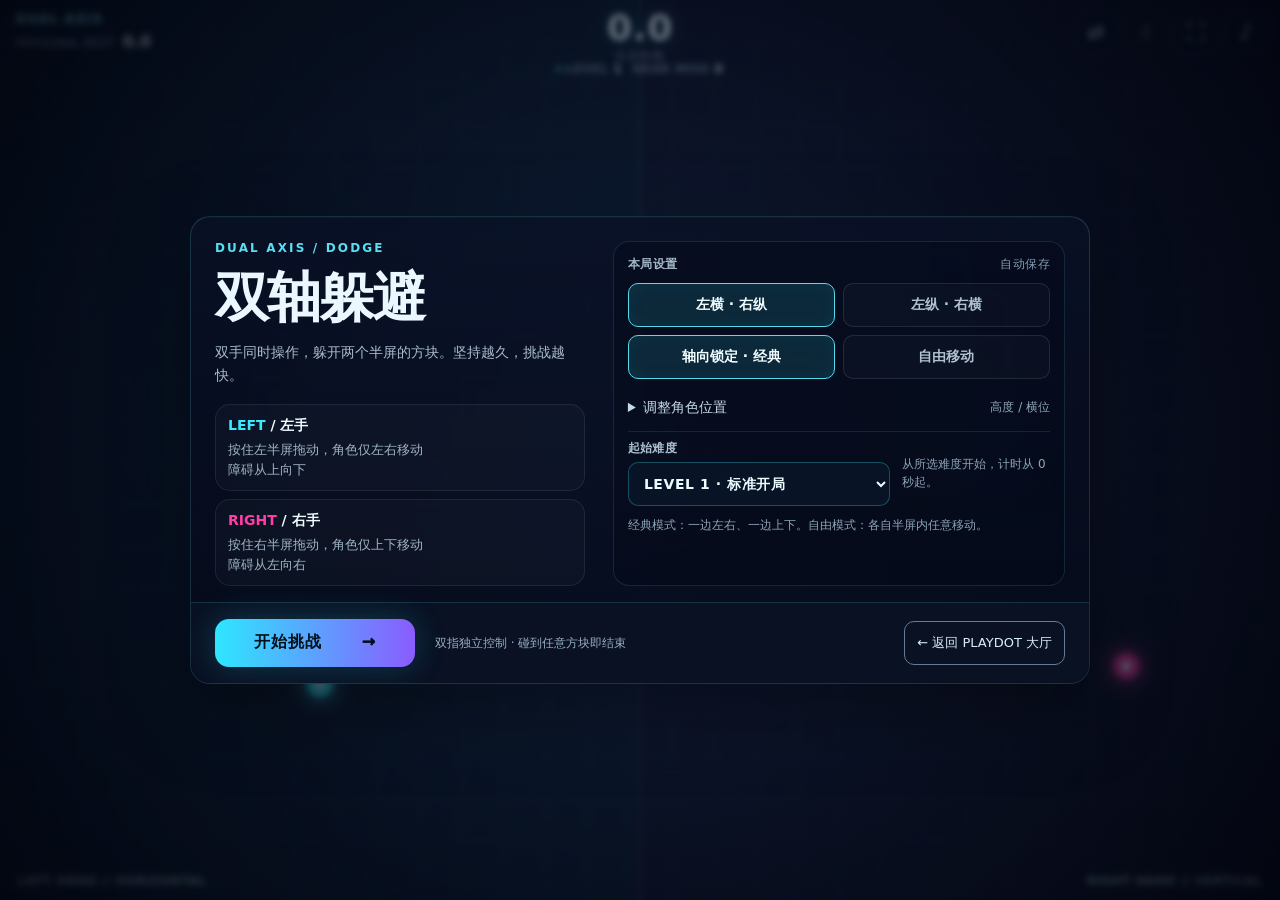
<file: games/dual-axis-dodge/index.html>
<!doctype html>
<html lang="zh-CN">
<head>
  <meta charset="utf-8">
  <meta name="viewport" content="width=device-width,initial-scale=1,maximum-scale=1,user-scalable=no,viewport-fit=cover">
  <meta name="theme-color" content="#050817">
  <meta name="apple-mobile-web-app-capable" content="yes">
  <meta name="mobile-web-app-capable" content="yes">
  <meta name="format-detection" content="telephone=no">
  <meta name="application-name" content="Dual Axis Dodge">
  <meta name="apple-mobile-web-app-title" content="Dual Axis Dodge">
  <link rel="manifest" href="./manifest.webmanifest">
  <link rel="icon" href="./icon.svg" type="image/svg+xml">
  <title>Dual Axis Dodge</title>
  <style>
    :root{--bg:#050817;--cyan:#38e8ff;--pink:#ff3da6;--text:#eaf7ff;--muted:#8192a6}
    *{box-sizing:border-box;-webkit-tap-highlight-color:transparent;user-select:none}
    html,body{width:100%;height:100%;margin:0;overflow:hidden;background:var(--bg);color:var(--text);font-family:Inter,ui-sans-serif,system-ui,-apple-system,BlinkMacSystemFont,"Segoe UI",sans-serif;touch-action:none;overscroll-behavior:none}
    body{position:fixed;inset:0}
    #game{position:absolute;inset:0;width:100%;height:100%;display:block;touch-action:none}
    .hud{position:absolute;inset:0;pointer-events:none}
    .top{position:absolute;top:max(12px,env(safe-area-inset-top));left:max(16px,env(safe-area-inset-left));right:max(16px,env(safe-area-inset-right));display:flex;align-items:flex-start;justify-content:space-between;gap:16px}
    .brand{font-size:12px;letter-spacing:.28em;font-weight:800;color:#8addeb;text-transform:uppercase;text-shadow:0 0 16px rgba(56,232,255,.5)}
    .scorebox{text-align:center;position:absolute;left:50%;transform:translateX(-50%)}
    #score{font-size:clamp(28px,5vw,54px);font-weight:900;line-height:.9;letter-spacing:.02em;font-variant-numeric:tabular-nums;text-shadow:0 0 22px rgba(56,232,255,.32)}
    .unit{font-size:10px;letter-spacing:.25em;color:var(--muted);margin-top:6px}
    .best{font-size:11px;letter-spacing:.12em;color:#92a5b9;text-align:right}.best b{display:block;margin-top:3px;font-size:18px;color:#eaf7ff;font-variant-numeric:tabular-nums}
    .status{position:absolute;top:max(64px,calc(env(safe-area-inset-top) + 54px));left:50%;transform:translateX(-50%);display:flex;gap:8px;align-items:center;color:#7690a4;font-size:9px;letter-spacing:.16em;font-weight:800;white-space:nowrap}
    .status span{display:inline-flex;align-items:center;gap:5px}.status b{color:#cdebf3;font-variant-numeric:tabular-nums}.dot{width:4px;height:4px;border-radius:50%;background:#4bddec;box-shadow:0 0 8px #4bddec}
    .controls{position:absolute;right:max(14px,env(safe-area-inset-right));bottom:max(12px,env(safe-area-inset-bottom));display:flex;gap:8px;pointer-events:auto;z-index:10}
    .iconbtn{width:42px;height:42px;border:1px solid rgba(255,255,255,.13);border-radius:12px;background:rgba(8,14,31,.68);color:#cfeaf2;font-size:17px;backdrop-filter:blur(10px);touch-action:manipulation}.iconbtn:disabled{opacity:.3;filter:saturate(.35)}
    .zone-label{position:absolute;bottom:max(14px,env(safe-area-inset-bottom));font-size:10px;letter-spacing:.18em;color:rgba(195,228,238,.42);font-weight:700}.zone-label.left{left:max(18px,env(safe-area-inset-left))}.zone-label.right{right:214px}
    #stageFlash{position:absolute;left:50%;top:50%;transform:translate(-50%,-50%) scale(.94);font-weight:900;font-size:clamp(28px,7vw,72px);letter-spacing:.12em;opacity:0;text-align:center;white-space:nowrap;text-shadow:0 0 30px rgba(255,61,166,.55)}
    #stageFlash.flash{animation:stageFlash 1.05s cubic-bezier(.2,.9,.25,1)}
    #nearMiss{position:absolute;left:50%;top:63%;transform:translate(-50%,-50%);font-weight:800;font-size:14px;letter-spacing:.2em;color:#ffe995;opacity:0;text-shadow:0 0 18px rgba(255,223,70,.55)}
    #nearMiss.show{animation:nearMiss .62s ease-out}
    #countdown{position:absolute;left:50%;top:50%;transform:translate(-50%,-50%);font-weight:950;font-size:clamp(60px,14vw,128px);letter-spacing:-.04em;opacity:0;text-shadow:0 0 35px rgba(56,232,255,.55)}
    #countdown.show{animation:countPulse .55s cubic-bezier(.16,.84,.32,1)}
    #hitFlash{position:absolute;inset:0;background:rgba(255,55,118,.19);opacity:0}.hit #hitFlash{animation:hitFlash .42s ease-out}.hit #game{animation:shake .34s ease-out}
    @keyframes stageFlash{0%{opacity:0;transform:translate(-50%,-50%) scale(.82)}25%{opacity:1;transform:translate(-50%,-50%) scale(1.02)}100%{opacity:0;transform:translate(-50%,-50%) scale(1.08)}}
    @keyframes nearMiss{0%{opacity:0;transform:translate(-50%,-40%)}25%{opacity:1;transform:translate(-50%,-50%)}100%{opacity:0;transform:translate(-50%,-70%)}}
    @keyframes countPulse{0%{opacity:0;transform:translate(-50%,-50%) scale(.65)}24%{opacity:1;transform:translate(-50%,-50%) scale(1.05)}100%{opacity:0;transform:translate(-50%,-50%) scale(1.2)}}
    @keyframes hitFlash{0%{opacity:1}100%{opacity:0}}
    @keyframes shake{0%,100%{transform:translate(0)}20%{transform:translate(-4px,2px)}40%{transform:translate(4px,-2px)}60%{transform:translate(-3px,-1px)}80%{transform:translate(2px,2px)}}
    .overlay{position:absolute;inset:0;z-index:5;display:grid;place-items:center;background:radial-gradient(circle at 50% 48%,rgba(19,37,67,.38),rgba(2,5,15,.82));backdrop-filter:blur(3px);pointer-events:auto;padding:20px}
    .panel{width:min(560px,92vw);text-align:center;padding:26px 24px 22px;border:1px solid rgba(111,232,255,.16);border-radius:24px;background:linear-gradient(180deg,rgba(10,17,38,.82),rgba(6,10,24,.76));box-shadow:0 25px 80px rgba(0,0,0,.35),inset 0 1px rgba(255,255,255,.03)}
    .eyebrow{font-size:11px;letter-spacing:.34em;color:#59dff1;font-weight:900}.title{margin:8px 0 5px;font-size:clamp(34px,7vw,70px);line-height:.95;font-weight:950;letter-spacing:-.04em}.subtitle{margin:0 auto 18px;max-width:460px;color:#8fa5b9;font-size:13px;line-height:1.65}
    .rulegrid{display:grid;grid-template-columns:1fr 1fr;gap:10px;margin:16px 0 12px}.rule{border:1px solid rgba(255,255,255,.08);border-radius:15px;padding:12px;background:rgba(255,255,255,.025);font-size:12px;color:#9fb5c5}.rule b{display:block;color:#edfaff;font-size:14px;margin-bottom:4px}.cyan{color:var(--cyan)}.pink{color:var(--pink)}
    .adjust input[type=range]{-webkit-appearance:none;appearance:none;width:100%;height:34px;margin:0;background:transparent;touch-action:none}.adjust input[type=range]::-webkit-slider-runnable-track{height:8px;border-radius:99px;background:rgba(116,146,167,.28);box-shadow:inset 0 0 0 1px rgba(255,255,255,.06)}.adjust input[type=range]::-webkit-slider-thumb{-webkit-appearance:none;appearance:none;width:26px;height:26px;margin-top:-9px;border-radius:50%;border:3px solid #eefcff;background:#0a1428;box-shadow:0 0 0 4px rgba(255,255,255,.08),0 0 20px currentColor}.adjust input[type=range]::-moz-range-track{height:8px;border:0;border-radius:99px;background:rgba(116,146,167,.28)}.adjust input[type=range]::-moz-range-thumb{width:22px;height:22px;border-radius:50%;border:3px solid #eefcff;background:#0a1428;box-shadow:0 0 0 4px rgba(255,255,255,.08),0 0 20px currentColor}#horizontalYInput,#pauseHorizontalYInput{color:var(--cyan);accent-color:var(--cyan)}#verticalXInput,#pauseVerticalXInput{color:var(--pink);accent-color:var(--pink)}#horizontalYInput::-webkit-slider-runnable-track,#pauseHorizontalYInput::-webkit-slider-runnable-track{background:linear-gradient(90deg,rgba(56,232,255,.22),rgba(56,232,255,.72))}#verticalXInput::-webkit-slider-runnable-track,#pauseVerticalXInput::-webkit-slider-runnable-track{background:linear-gradient(90deg,rgba(255,61,166,.22),rgba(255,61,166,.72))}
    #startOverlay{z-index:12}.start-panel{max-height:calc(100vh - 24px);overflow:auto;overscroll-behavior:contain}.setup{margin:0 0 14px;padding:11px 12px 12px;border:1px solid rgba(111,232,255,.13);border-radius:15px;background:rgba(3,9,23,.38);text-align:left}.setup-head{display:flex;justify-content:space-between;align-items:center;margin-bottom:8px;font-size:9px;letter-spacing:.18em;color:#6f879b;font-weight:900}.mode-row{display:grid;grid-template-columns:1fr 1fr;gap:7px;margin-bottom:10px}.modebtn{border:1px solid rgba(255,255,255,.1);border-radius:10px;padding:8px 7px;background:rgba(255,255,255,.025);color:#8fa5b9;font-size:10px;font-weight:850;letter-spacing:.06em;touch-action:manipulation}.modebtn.active{border-color:rgba(56,232,255,.48);background:rgba(56,232,255,.09);color:#e9fbff;box-shadow:inset 0 0 18px rgba(56,232,255,.05)}.adjust-grid{display:grid;grid-template-columns:1fr 1fr;gap:12px}.adjust{display:block;min-width:0}.adjust-line{display:flex;align-items:center;justify-content:space-between;gap:8px;font-size:10px;color:#a9bbc9}.adjust-line b{font-size:10px}.adjust-line em{font-style:normal;color:#eaf7ff;font-variant-numeric:tabular-nums}.adjust small{display:block;color:#62778a;font-size:8px;letter-spacing:.04em}.setup-note{margin-top:7px;color:#61768b;font-size:8px;line-height:1.35}.level-picker{display:flex;align-items:center;gap:10px;margin:10px 0 2px;padding:9px 10px;border:1px solid rgba(255,255,255,.08);border-radius:12px;background:rgba(255,255,255,.025)}.level-picker label{min-width:0;flex:1;font-size:9px;letter-spacing:.14em;color:#8198aa;font-weight:900}.level-picker label span{display:block;margin-bottom:5px}.level-picker select{width:100%;height:38px;padding:0 34px 0 11px;border:1px solid rgba(56,232,255,.28);border-radius:10px;background:#081426;color:#eafcff;font:800 12px/1 system-ui,-apple-system,sans-serif;letter-spacing:.04em;touch-action:manipulation}.level-picker .level-note{width:44%;font-size:8px;line-height:1.45;color:#657c8f}.gameover-level{max-width:300px;margin:8px auto 14px;text-align:left}.gameover-level label{font-size:9px}.gameover-level select{height:40px}.pause-panel{width:min(620px,94vw);max-height:calc(100vh - 20px);overflow:auto;overscroll-behavior:contain}.pause-setup{margin:12px 0 10px}.pause-setup .setup-head span:last-child{color:#9defff}.pause-note{margin:0 0 12px;color:#6d8598;font-size:9px;line-height:1.4}#pauseOverlay.adjusting{background:rgba(2,5,15,.34);backdrop-filter:none}.adjust-hud{display:none;position:absolute;z-index:16;left:50%;top:max(12px,env(safe-area-inset-top));transform:translateX(-50%);padding:8px 14px;border:1px solid rgba(255,255,255,.22);border-radius:999px;background:rgba(2,8,20,.9);font-size:11px;font-weight:950;letter-spacing:.12em;color:#f4fdff;box-shadow:0 0 28px rgba(56,232,255,.2);white-space:nowrap}.adjusting-position .adjust-hud{display:block}
    .start{appearance:none;border:0;border-radius:14px;padding:14px 28px;min-width:210px;background:linear-gradient(90deg,#2ee6ff,#8a5cff);color:#02101a;font-weight:950;letter-spacing:.16em;box-shadow:0 0 32px rgba(46,230,255,.2);font-size:13px;touch-action:manipulation}.hint{margin-top:12px;font-size:10px;letter-spacing:.12em;color:#61768b}
    #gameover{display:none}.result{font-size:44px;font-weight:950;margin:8px 0 0;font-variant-numeric:tabular-nums}.record{font-size:12px;color:#90a6b8;margin:5px 0 6px}.session{font-size:10px;letter-spacing:.11em;color:#647b8e;margin-bottom:18px}
    .rotate{display:none;position:absolute;inset:0;z-index:20;background:#040714;place-items:center;text-align:center;padding:24px}.rotate strong{font-size:28px;display:block;margin-bottom:8px}.rotate span{color:#8297aa;font-size:13px}
    @media (orientation:portrait) and (max-width:900px){.rotate{display:grid}}

    /* Landscape menus keep readable controls and leave the lower play area free. */
    button,select,summary{font-family:inherit}
    button,summary{cursor:pointer}
    button:focus-visible,select:focus-visible,summary:focus-visible,input:focus-visible{outline:3px solid #a9f5ff;outline-offset:3px}
    button{transition:background .15s,border-color .15s,transform .15s}
    button:active:not(:disabled){transform:translateY(1px)}
    .overlay{padding:72px max(16px,env(safe-area-inset-right)) max(16px,env(safe-area-inset-bottom)) max(16px,env(safe-area-inset-left))}
    #startOverlay{padding:max(12px,env(safe-area-inset-top)) max(16px,env(safe-area-inset-right)) max(12px,env(safe-area-inset-bottom)) max(16px,env(safe-area-inset-left))}
    .panel{max-height:100%;overflow-y:auto;overscroll-behavior:contain;touch-action:pan-y;scrollbar-width:thin;scrollbar-color:#38576c transparent;border-radius:20px}
    .start-panel{width:min(900px,100%);display:grid;grid-template-columns:minmax(0,.9fr) minmax(0,1.1fr);gap:16px 28px;padding:24px;text-align:left}
    .start-brief{align-self:center;min-width:0}
    .eyebrow{font-size:12px;letter-spacing:.18em}
    .title{font-size:clamp(32px,4.8vw,54px);line-height:1.15;letter-spacing:-.03em;margin:12px 0}
    .subtitle{font-size:14px;line-height:1.6;color:#a9bdce;margin:0 0 18px}
    .rulegrid{gap:8px;margin:12px 0 0;grid-template-columns:1fr}
    .rule{font-size:13px;line-height:1.55;padding:10px 12px;text-align:left}
    .rule b{font-size:14px;margin-bottom:3px}
    .setup{margin:0;padding:14px;border-radius:16px}
    .setup-head{font-size:12px;letter-spacing:.04em;color:#a3b8c8;margin-bottom:10px}
    .setup-head span:last-child{color:#839aaf;font-weight:500}
    .mode-row{gap:8px;margin-bottom:8px}
    .modebtn{min-height:44px;padding:8px;font-size:14px;letter-spacing:0;color:#b0c2d1}
    .modebtn.active{border-color:#58d8ea;background:rgba(56,232,255,.12);color:#f0fdff}
    .position-settings{margin:4px 0 8px;border-bottom:1px solid rgba(255,255,255,.09)}
    .position-settings summary{min-height:44px;padding:12px 0;font-size:14px;color:#c7d9e6;touch-action:manipulation}
    .position-settings summary span{float:right;color:#8ca5b8;font-size:12px}
    .position-settings[open] .adjust-grid{padding:6px 0 12px}
    .adjust-grid{gap:16px}
    .adjust-line,.adjust-line b{font-size:13px;line-height:1.4}
    .adjust small{font-size:12px;line-height:1.4;color:#8da4b8}
    .adjust input[type=range]{height:44px}
    .level-picker{gap:12px;margin:8px 0 0;padding:0;border:0;background:none}
    .level-picker label{font-size:12px;letter-spacing:.02em;color:#aec1d0}
    .level-picker select{height:44px;font-size:14px}
    .level-picker .level-note{font-size:12px;line-height:1.5;width:35%;color:#8da4b8}
    .setup-note{font-size:12px;line-height:1.5;color:#8da4b8;margin-top:10px}
    .start-actions{grid-column:1/-1;position:sticky;bottom:-24px;z-index:1;display:flex;align-items:center;gap:20px;margin:0 -24px -24px;padding:16px 24px;background:#091123;border-top:1px solid rgba(111,232,255,.15)}
    .start{min-height:48px;min-width:200px;font-size:16px;letter-spacing:.08em;padding:12px 24px;flex-shrink:0}
    .start span{margin-left:32px}
    .hint{font-size:12px;line-height:1.5;letter-spacing:0;color:#98afc3;margin-top:10px}
    .start-actions .hint{margin:0}
    .pause-panel{width:min(620px,100%);max-height:100%}
    .pause-note{font-size:14px;color:#a9bdce;line-height:1.6}
    .pause-setup{margin:12px 0 16px;text-align:left}
    .pause-panel .start,#gameover .start{position:sticky;bottom:0}
    .record{font-size:14px;color:#afc5d6}
    .session{font-size:12px;line-height:1.6;letter-spacing:.03em;color:#91a9be;margin-bottom:14px}
    .result{font-size:clamp(48px,8vw,80px);line-height:1.1;margin:12px 0}
    .gameover-level{margin:12px auto 16px}
    .brand{font-size:12px;letter-spacing:.14em}
    .top{top:max(12px,env(safe-area-inset-top));right:auto;left:max(16px,env(safe-area-inset-left));display:block}
    .scorebox{position:fixed;left:50%;top:max(10px,env(safe-area-inset-top))}
    #score{font-size:36px;line-height:1}
    .unit{font-size:12px;letter-spacing:.06em;margin-top:2px}
    .best{text-align:left;margin-top:6px;font-size:12px;letter-spacing:0}
    .best b{display:inline;font-size:16px;margin:0 0 0 8px}
    .status{top:max(62px,calc(env(safe-area-inset-top) + 54px));font-size:12px;letter-spacing:.03em;gap:10px}
    .controls{top:max(10px,env(safe-area-inset-top));bottom:auto;right:max(12px,env(safe-area-inset-right));gap:6px}
    .iconbtn{width:44px;height:44px;font-size:20px;border-radius:12px;backdrop-filter:none;background:rgba(8,14,31,.92)}
    .zone-label{font-size:12px;letter-spacing:.03em;color:#8ba4b9;bottom:max(12px,env(safe-area-inset-bottom))}
    .zone-label.right{right:max(18px,env(safe-area-inset-right))}
    #stageFlash{top:28%;font-size:clamp(20px,3.5vw,38px);letter-spacing:.04em}
    #nearMiss{top:38%;font-size:13px;letter-spacing:.08em}
    @media (orientation:landscape) and (max-height:500px){
      .start-panel{padding:16px;gap:12px 20px}
      .start-panel .title{font-size:38px;margin:8px 0}
      .start-panel .subtitle{margin-bottom:10px}
      .rulegrid{gap:6px;margin-top:8px}
      .rule{padding:7px 10px;font-size:12px}
      .rule b{margin:0}
      .setup{padding:10px 12px}
      .setup-head{margin-bottom:6px}
      .mode-row{margin-bottom:6px}
      .setup-note{display:none}
      .start-actions{bottom:-16px;margin:0 -16px -16px;padding:12px 16px;gap:16px}
      .panel:not(.start-panel){padding:14px 18px}
      .pause-panel .title,#gameover .title{font-size:30px;margin:6px 0}
      .pause-note{margin:0 0 8px}
      .result{font-size:48px;margin:6px 0}
      .pause-panel .hint,#gameover .hint{margin-top:6px}
    }
    @media (max-width:650px){
      .start-panel{gap:12px;grid-template-columns:minmax(0,.85fr) minmax(0,1.15fr)}
      .start-panel .title{font-size:32px}
      .start-panel .subtitle{display:none}
      .start-actions .hint{max-width:190px}
      .level-picker .level-note{display:none}
      .level-picker label{width:100%}
      .position-settings summary span{display:none}
      .best{max-width:155px}
      .controls{gap:4px}
      .status{gap:8px}
    }
    @media (orientation:portrait){
      .start-panel{grid-template-columns:1fr}
      .start-actions{flex-wrap:wrap;gap:8px}
      .start-actions .start{width:100%}
    }
    @keyframes noticeFade{0%,80%{opacity:1}100%{opacity:0}}
    @media (prefers-reduced-motion:reduce){
      button{transition:none}
      #stageFlash.flash{animation:noticeFade 1.05s linear}
      #nearMiss.show{animation:noticeFade .62s linear}
      #countdown.show{animation:noticeFade .55s linear}
      .hit #hitFlash,.hit #game{animation:none}
    }
    .lobby-return{display:inline-flex;align-items:center;justify-content:center;min-height:44px;padding:8px 12px;margin-top:8px;border:1px solid #637d97;border-radius:10px;color:#d9edff;font-size:13px;text-decoration:none;touch-action:manipulation;white-space:nowrap}.lobby-return:focus-visible{outline:3px solid #fff;outline-offset:2px}.start-actions{flex-wrap:wrap}.start-actions .lobby-return{margin-top:0;margin-left:auto}.rotate .lobby-return{display:flex;max-width:220px;margin:24px auto 0}
  </style>
</head>
<body>
  <canvas id="game" aria-label="Dual Axis Dodge 游戏区域"></canvas>
  <div class="hud">
    <div class="top"><div class="brand">DUAL AXIS</div><div class="scorebox"><div id="score">0.0</div><div class="unit">生存秒数</div></div><div class="best"><span id="bestLabel">PERSONAL BEST</span><b id="best">0.0</b></div></div>
    <div class="status"><span><i class="dot"></i> LEVEL <b id="level">1</b></span><span>NEAR MISS <b id="nearCount">0</b></span></div>
    <div id="stageFlash">LEVEL 2</div><div id="nearMiss">NEAR MISS</div><div id="countdown">3</div><div id="hitFlash"></div>
    <div class="zone-label left" id="leftZoneLabel">LEFT HAND // HORIZONTAL</div><div class="zone-label right" id="rightZoneLabel">RIGHT HAND // VERTICAL</div>
    <div class="controls"><button class="iconbtn" id="swapBtn" type="button" aria-label="左右半屏互换" aria-pressed="false">⇄</button><button class="iconbtn" id="pauseBtn" type="button" aria-label="暂停" disabled>Ⅱ</button><button class="iconbtn" id="fullscreenBtn" type="button" aria-label="全屏">⛶</button><button class="iconbtn" id="audioBtn" type="button" aria-label="切换音乐">♫</button></div>
    <div class="adjust-hud" id="adjustHud">POSITION PREVIEW</div>
  </div>

  <div class="overlay" id="startOverlay">
    <div class="panel start-panel">
      <div class="start-brief"><div class="eyebrow">DUAL AXIS / DODGE</div><h1 class="title">双轴躲避</h1>
      <p class="subtitle">双手同时操作，躲开两个半屏的方块。坚持越久，挑战越快。</p>
      <div class="rulegrid"><div class="rule" id="leftRule"><b><span class="cyan">LEFT</span> / 左手</b>按住左半屏拖动，角色仅左右移动<br>障碍从上向下</div><div class="rule" id="rightRule"><b><span class="pink">RIGHT</span> / 右手</b>按住右半屏拖动，角色仅上下移动<br>障碍从左向右</div></div>
      </div><div class="setup" id="setupPanel"><div class="setup-head"><span>本局设置</span><span>自动保存</span></div><div class="mode-row"><button class="modebtn" id="normalModeBtn" type="button" aria-pressed="true">左横 · 右纵</button><button class="modebtn" id="swappedModeBtn" type="button" aria-pressed="false">左纵 · 右横</button></div><div class="mode-row"><button class="modebtn" id="axisMoveBtn" type="button" aria-pressed="true">轴向锁定 · 经典</button><button class="modebtn" id="freeMoveBtn" type="button" aria-pressed="false">自由移动</button></div><details class="position-settings"><summary>调整角色位置<span>高度 / 横位</span></summary><div class="adjust-grid"><label class="adjust" for="horizontalYInput"><span class="adjust-line"><b class="cyan">横向角色高度</b><em id="horizontalYValue">76%</em></span><input id="horizontalYInput" type="range" min="55" max="88" step="1" value="76"><small>上下调节固定横向轨道</small></label><label class="adjust" for="verticalXInput"><span class="adjust-line"><b class="pink">纵向角色横位</b><em id="verticalXValue">76%</em></span><input id="verticalXInput" type="range" min="30" max="90" step="1" value="76"><small>左右调节所在半屏的位置</small></label></div></details><div class="level-picker"><label for="startLevelSelect"><span>起始难度</span><select id="startLevelSelect" aria-label="选择起始档位"><option value="1">LEVEL 1 · 标准开局</option><option value="2">LEVEL 2 · 直接练习</option><option value="3">LEVEL 3 · 直接练习</option><option value="4">LEVEL 4 · 直接练习</option><option value="5">LEVEL 5 · 直接练习</option><option value="6">LEVEL 6 · 直接练习</option><option value="7">LEVEL 7 · 直接练习</option><option value="8">LEVEL 8 · 直接练习</option><option value="9">LEVEL 9 · 直接练习</option><option value="10">LEVEL 10 · 直接练习</option><option value="11">LEVEL 11 · 直接练习</option><option value="12">LEVEL 12 · 直接练习</option><option value="13">LEVEL 13 · 直接练习</option><option value="14">LEVEL 14 · 直接练习</option><option value="15">LEVEL 15 · 直接练习</option></select></label><div class="level-note">从所选难度开始，计时从 0 秒起。</div></div><div class="setup-note">经典模式：一边左右、一边上下。自由模式：各自半屏内任意移动。</div></div>
      <div class="start-actions"><button class="start" id="startBtn" type="button">开始挑战 <span aria-hidden="true">→</span></button><div class="hint">双指独立控制 · 碰到任意方块即结束</div><a class="lobby-return" href="../../">← 返回 PLAYDOT 大厅</a></div>
    </div>
  </div>

  <div class="overlay" id="gameover">
    <div class="panel"><div class="eyebrow">SYNC LOST</div><div class="title">本次成绩</div><div class="result"><span id="finalScore">0.0</span><small style="font-size:.36em;color:#8094a7"> s</small></div><div class="record" id="recordText">PERSONAL BEST 0.0 s</div><div class="session" id="sessionText">LEVEL 1 · NEAR MISS 0</div><div class="level-picker gameover-level"><label for="restartLevelSelect"><span>下一局难度</span><select id="restartLevelSelect" aria-label="选择下一局起始档位"><option value="1">LEVEL 1 · 标准开局</option><option value="2">LEVEL 2 · 直接练习</option><option value="3">LEVEL 3 · 直接练习</option><option value="4">LEVEL 4 · 直接练习</option><option value="5">LEVEL 5 · 直接练习</option><option value="6">LEVEL 6 · 直接练习</option><option value="7">LEVEL 7 · 直接练习</option><option value="8">LEVEL 8 · 直接练习</option><option value="9">LEVEL 9 · 直接练习</option><option value="10">LEVEL 10 · 直接练习</option><option value="11">LEVEL 11 · 直接练习</option><option value="12">LEVEL 12 · 直接练习</option><option value="13">LEVEL 13 · 直接练习</option><option value="14">LEVEL 14 · 直接练习</option><option value="15">LEVEL 15 · 直接练习</option></select></label><div class="level-note">卡在哪一档，就从哪一档继续专项练习。</div></div><button class="start" id="restartBtn" type="button">再来一局</button><div class="hint">点击后进行 3 · 2 · 1 同步倒计时</div><a class="lobby-return" href="../../">← 返回 PLAYDOT 大厅</a></div>
  </div>

  <div class="overlay" id="pauseOverlay" style="display:none"><div class="panel pause-panel"><div class="eyebrow">SYNC HOLD</div><div class="title">已暂停</div><p class="pause-note">进度已保留。调整好后继续，倒计时结束再出发。</p><div class="setup pause-setup"><div class="setup-head"><span>TRACK POSITION</span><span>暂停可调</span></div><div class="mode-row"><button class="modebtn" id="pauseAxisMoveBtn" type="button" aria-pressed="true">轴向锁定 · 经典</button><button class="modebtn" id="pauseFreeMoveBtn" type="button" aria-pressed="false">自由移动</button></div><div class="adjust-grid"><label class="adjust" for="pauseHorizontalYInput"><span class="adjust-line"><b class="cyan">横向角色高度</b><em id="pauseHorizontalYValue">76%</em></span><input id="pauseHorizontalYInput" type="range" min="55" max="88" step="1" value="76"><small>拖动时画面会高亮横向轨道</small></label><label class="adjust" for="pauseVerticalXInput"><span class="adjust-line"><b class="pink">纵向角色横位</b><em id="pauseVerticalXValue">76%</em></span><input id="pauseVerticalXInput" type="range" min="30" max="90" step="1" value="76"><small>拖动时画面会高亮纵向轨道</small></label></div><div class="setup-note">右上 ⇄ 可互换左右半屏，障碍会同步镜像。</div></div><button class="start" id="resumeBtn" type="button">继续挑战</button><div class="hint">调完后恢复，会进行 3 · 2 · 1 同步倒计时</div><a class="lobby-return" href="../../">← 返回 PLAYDOT 大厅</a></div></div>

  <div class="rotate"><div><strong>↻ 请横屏游戏</strong><span>横屏后使用双指独立操作；中途旋转会暂停，点击继续即可恢复。</span><a class="lobby-return" href="../../">← 返回 PLAYDOT 大厅</a></div></div>

<script>
(() => {
  'use strict';
  const $=id=>document.getElementById(id);
  const canvas=$('game'),ctx=canvas.getContext('2d'),scoreEl=$('score'),bestEl=$('best'),finalScoreEl=$('finalScore'),recordText=$('recordText'),sessionText=$('sessionText'),startOverlay=$('startOverlay'),gameover=$('gameover'),pauseOverlay=$('pauseOverlay'),stageFlash=$('stageFlash'),nearMissEl=$('nearMiss'),countdownEl=$('countdown'),levelEl=$('level'),nearCountEl=$('nearCount'),audioBtn=$('audioBtn'),fullscreenBtn=$('fullscreenBtn'),pauseBtn=$('pauseBtn'),swapBtn=$('swapBtn'),leftZoneLabel=$('leftZoneLabel'),rightZoneLabel=$('rightZoneLabel'),leftRule=$('leftRule'),rightRule=$('rightRule'),normalModeBtn=$('normalModeBtn'),swappedModeBtn=$('swappedModeBtn'),axisMoveBtn=$('axisMoveBtn'),freeMoveBtn=$('freeMoveBtn'),pauseAxisMoveBtn=$('pauseAxisMoveBtn'),pauseFreeMoveBtn=$('pauseFreeMoveBtn'),horizontalYInput=$('horizontalYInput'),verticalXInput=$('verticalXInput'),horizontalYValue=$('horizontalYValue'),verticalXValue=$('verticalXValue'),pauseHorizontalYInput=$('pauseHorizontalYInput'),pauseVerticalXInput=$('pauseVerticalXInput'),pauseHorizontalYValue=$('pauseHorizontalYValue'),pauseVerticalXValue=$('pauseVerticalXValue'),adjustHud=$('adjustHud'),startLevelSelect=$('startLevelSelect'),restartLevelSelect=$('restartLevelSelect'),bestLabel=$('bestLabel');
  if(!ctx){startOverlay.innerHTML='<div class="panel">当前浏览器不支持 Canvas，请换用 Chrome / Safari / Edge。</div>';return;}

  const storage={get(k,f){try{const v=localStorage.getItem(k);return v===null?f:v}catch{return f}},set(k,v){try{localStorage.setItem(k,v)}catch{}}};
  const vibrate=p=>{try{if(typeof navigator.vibrate==='function')navigator.vibrate(p)}catch{}};
  const retrigger=(el,cls)=>{el.classList.remove(cls);void el.offsetWidth;el.classList.add(cls)};
  const clamp=(v,a,b)=>Math.max(a,Math.min(b,v));
  const FOLLOW_RATE=58,followAlpha=dt=>1-Math.exp(-FOLLOW_RATE*dt);

  let W=0,H=0,dpr=1,split=0,state='idle',lastTime=performance.now(),elapsed=0,obstacles=[],spawnLeft=0,spawnRight=0,lastStage=1,nearMissCooldown=0,nearMisses=0,bgPhase=0,countdownToken=0,wakeLock=null;
  const NEAR_PULSE_DURATION=.42,nearPulse={life:0,x:0,y:0,r:0,color:'#38e8ff'};
  const reducedMotion=!!window.matchMedia?.('(prefers-reduced-motion: reduce)').matches;
  let best=Number(storage.get('dualAxisBest','0'));if(!Number.isFinite(best)||best<0)best=0;
  const MAX_START_LEVEL=15;let startLevel=clamp(Math.round(Number(storage.get('dualAxisStartLevel','1'))||1),1,MAX_START_LEVEL);
  function loadLevelBests(){try{const v=JSON.parse(storage.get('dualAxisLevelBests','{}'));return v&&typeof v==='object'&&!Array.isArray(v)?v:{}}catch{return {}}}
  let levelBests=loadLevelBests();if(!Number.isFinite(Number(levelBests['1']))||Number(levelBests['1'])<best)levelBests['1']=best;
  function levelBestKey(level=startLevel){return freeMove?`free:${level}`:String(level)}
  function bestForLevel(level=startLevel){const v=Number(levelBests[levelBestKey(level)]);return Number.isFinite(v)&&v>=0?v:0}
  function saveBestForLevel(level,score){levelBests[levelBestKey(level)]=score;storage.set('dualAxisLevelBests',JSON.stringify(levelBests));if(!freeMove&&level===1){best=score;storage.set('dualAxisBest',best.toFixed(3))}}
  let swapped=storage.get('dualAxisSwapped','off')==='on';
  let freeMove=storage.get('dualAxisMoveMode','axis')==='free';
  const readSetupRatio=(key,fallback,min,max)=>{const value=Number(storage.get(key,String(fallback)));return Number.isFinite(value)?clamp(value,min,max):fallback};
  let horizontalTrackY=readSetupRatio('dualAxisHorizontalY',.76,.55,.88),verticalTrackX=readSetupRatio('dualAxisVerticalX',.76,.30,.90),adjustingKind=null,adjustPreviewTimer=0;
  function loadRuns(){try{const v=JSON.parse(storage.get('dualAxisRuns','[]'));return Array.isArray(v)?v.slice(-30):[]}catch{return []}}
  let recentRuns=loadRuns();
  function recordRun(cause){
    const run={score:Number(elapsed.toFixed(2)),level:lastStage,startLevel,moveMode:freeMove?'free':'axis',nearMisses,axis:cause==='left'?'horizontal':'vertical',physicalSide:cause==='left'?(swapped?'right':'left'):(swapped?'left':'right'),swapped,at:Date.now()};
    recentRuns.push(run);recentRuns=recentRuns.slice(-30);storage.set('dualAxisRuns',JSON.stringify(recentRuns));return run;
  }
  function recentBalance(limit=20){const runs=recentRuns.filter(r=>(Number(r.startLevel)||1)===startLevel&&(r.moveMode||'axis')===(freeMove?'free':'axis')).slice(-limit),hr=runs.filter(r=>r.axis==='horizontal'),vr=runs.filter(r=>r.axis==='vertical'),avg=xs=>xs.length?xs.reduce((sum,r)=>sum+r.score,0)/xs.length:null,horizontalAvg=avg(hr),verticalAvg=avg(vr),minRuns=12,minPerAxis=5,ready=runs.length>=minRuns&&hr.length>=minPerAxis&&vr.length>=minPerAxis;let trend='collecting';if(ready&&horizontalAvg!==null&&verticalAvg!==null){const gap=Math.abs(horizontalAvg-verticalAvg),base=Math.max(1,(horizontalAvg+verticalAvg)/2),meaningful=gap>=2&&gap/base>=.15;trend=meaningful?(horizontalAvg<verticalAvg?'horizontal':'vertical'):'even'}return{runs:runs.length,horizontal:hr.length,vertical:vr.length,horizontalAvg,verticalAvg,minRuns,minPerAxis,ready,trend}}
  function layoutBalance(limit=20){const runs=recentRuns.filter(r=>(Number(r.startLevel)||1)===startLevel&&(r.moveMode||'axis')===(freeMove?'free':'axis')).slice(-limit),avg=xs=>xs.length?xs.reduce((sum,r)=>sum+r.score,0)/xs.length:null,physicalLeft=runs.filter(r=>r.physicalSide==='left'),physicalRight=runs.filter(r=>r.physicalSide==='right'),normal=runs.filter(r=>!r.swapped),swappedRuns=runs.filter(r=>r.swapped),axisSplit=xs=>{const h=xs.filter(r=>r.axis==='horizontal'),v=xs.filter(r=>r.axis==='vertical');return{runs:xs.length,horizontal:h.length,vertical:v.length,horizontalAvg:avg(h),verticalAvg:avg(v)}};return{runs:runs.length,physicalLeft:physicalLeft.length,physicalRight:physicalRight.length,physicalLeftAvg:avg(physicalLeft),physicalRightAvg:avg(physicalRight),normal:axisSplit(normal),swapped:axisSplit(swappedRuns)}}
  const activePointers=new Map();
  const leftP={x:0,y:0,r:13,targetX:0,targetY:0},rightP={x:0,y:0,r:13,targetX:0,targetY:0};
  function syncStartLevelUI(){const value=String(startLevel);startLevelSelect.value=value;restartLevelSelect.value=value;const levelBest=bestForLevel();bestEl.textContent=levelBest.toFixed(1);bestLabel.textContent=freeMove?(startLevel===1?'FREE BEST':`FREE L${startLevel} BEST`):(startLevel===1?'PERSONAL BEST':`LEVEL ${startLevel} BEST`)}
  function setStartLevel(value){if(state!=='idle'&&state!=='over')return false;const next=clamp(Math.round(Number(value)||1),1,MAX_START_LEVEL);if(next===startLevel){syncStartLevelUI();return true}startLevel=next;storage.set('dualAxisStartLevel',String(startLevel));syncStartLevelUI();if(state==='idle'){lastStage=startLevel;levelEl.textContent=String(startLevel)}playTick(520+startLevel*24,.045,.03);vibrate(8);return true}
  syncStartLevelUI();

  function horizontalBounds(pad=16){return swapped?[split+leftP.r+pad,W-leftP.r-pad]:[leftP.r+pad,split-leftP.r-pad]}
  function verticalBounds(pad=16){return swapped?[rightP.r+pad,split-rightP.r-pad]:[split+rightP.r+pad,W-rightP.r-pad]}
  function roleYBounds(p,pad=18){return [64+p.r,H-p.r-pad]}
  function horizontalRoleY(){return clamp(H*horizontalTrackY,64+leftP.r,H-leftP.r-18)}
  function verticalRoleX(){const pad=rightP.r+18,offset=split*verticalTrackX;return swapped?clamp(split-offset,pad,split-pad):clamp(split+offset,split+pad,W-pad)}
  function syncSetupUI(){const hy=Math.round(horizontalTrackY*100),vx=Math.round(verticalTrackX*100);for(const el of [horizontalYInput,pauseHorizontalYInput])el.value=String(hy);for(const el of [verticalXInput,pauseVerticalXInput])el.value=String(vx);for(const el of [horizontalYValue,pauseHorizontalYValue])el.textContent=`${hy}%`;for(const el of [verticalXValue,pauseVerticalXValue])el.textContent=`${vx}%`;normalModeBtn.classList.toggle('active',!swapped);swappedModeBtn.classList.toggle('active',swapped);normalModeBtn.setAttribute('aria-pressed',String(!swapped));swappedModeBtn.setAttribute('aria-pressed',String(swapped));for(const el of [axisMoveBtn,pauseAxisMoveBtn]){el.classList.toggle('active',!freeMove);el.setAttribute('aria-pressed',String(!freeMove))}for(const el of [freeMoveBtn,pauseFreeMoveBtn]){el.classList.toggle('active',freeMove);el.setAttribute('aria-pressed',String(freeMove))}}
  function refreshFixedTracks(){if(freeMove)return;leftP.y=horizontalRoleY();leftP.targetY=leftP.y;rightP.x=verticalRoleX();rightP.targetX=rightP.x}
  function endAdjustPreview(){adjustingKind=null;clearTimeout(adjustPreviewTimer);adjustPreviewTimer=0;document.body.classList.remove('adjusting-position');pauseOverlay.classList.remove('adjusting')}
  function showAdjustPreview(kind){adjustingKind=kind;document.body.classList.add('adjusting-position');pauseOverlay.classList.toggle('adjusting',state==='paused');const value=kind==='horizontal'?Math.round(horizontalTrackY*100):Math.round(verticalTrackX*100);adjustHud.textContent=kind==='horizontal'?`横向轨道高度 ${value}%`:`纵向轨道横位 ${value}%`;clearTimeout(adjustPreviewTimer);adjustPreviewTimer=setTimeout(endAdjustPreview,900);draw()}
  function syncSideUI(){
    leftZoneLabel.textContent=swapped?'LEFT HAND // VERTICAL':'LEFT HAND // HORIZONTAL';rightZoneLabel.textContent=swapped?'RIGHT HAND // HORIZONTAL':'RIGHT HAND // VERTICAL';
    const hMove=freeMove?'角色可自由移动':'角色仅左右移动',vMove=freeMove?'角色可自由移动':'角色仅上下移动';
    if(swapped){leftRule.innerHTML=`<b><span class="pink">LEFT</span> / 左手</b>按住左半屏拖动，${vMove}<br>障碍从中线向左`;rightRule.innerHTML=`<b><span class="cyan">RIGHT</span> / 右手</b>按住右半屏拖动，${hMove}<br>障碍从上向下`}else{leftRule.innerHTML=`<b><span class="cyan">LEFT</span> / 左手</b>按住左半屏拖动，${hMove}<br>障碍从上向下`;rightRule.innerHTML=`<b><span class="pink">RIGHT</span> / 右手</b>按住右半屏拖动，${vMove}<br>障碍从左向右`}
    swapBtn.setAttribute('aria-pressed',String(swapped));swapBtn.title=(swapped?'当前：左纵向 / 右横向':'当前：左横向 / 右纵向')+' · 点击互换（游戏中会暂停）';syncSetupUI();
  }
  function syncControlState(){const canPause=state==='running'||state==='paused';pauseBtn.disabled=!canPause;pauseBtn.textContent=state==='paused'?'▶':'Ⅱ';pauseBtn.setAttribute('aria-label',state==='paused'?'继续':'暂停');swapBtn.disabled=false}
  function setModePositions(){leftP.x=swapped?W*.75:W*.25;leftP.y=horizontalRoleY();leftP.targetX=leftP.x;leftP.targetY=leftP.y;rightP.x=verticalRoleX();rightP.y=H*.74;rightP.targetX=rightP.x;rightP.targetY=rightP.y}

  function playable(){return W>=H||W>900}
  function resize(){
    const r=canvas.getBoundingClientRect();dpr=Math.min(window.devicePixelRatio||1,2);W=Math.max(1,r.width);H=Math.max(1,r.height);split=W/2;
    canvas.width=Math.round(W*dpr);canvas.height=Math.round(H*dpr);ctx.setTransform(dpr,0,0,dpr,0,0);
    if(state==='idle'||state==='over')setModePositions();
    else{
      const [hx0,hx1]=horizontalBounds(10),[vx0,vx1]=verticalBounds(10),[ly0,ly1]=roleYBounds(leftP,14),[ry0,ry1]=roleYBounds(rightP,14);
      leftP.x=clamp(leftP.x,hx0,hx1);leftP.targetX=clamp(leftP.targetX,hx0,hx1);rightP.y=clamp(rightP.y,ry0,ry1);rightP.targetY=clamp(rightP.targetY,ry0,ry1);
      if(freeMove){leftP.y=clamp(leftP.y,ly0,ly1);leftP.targetY=clamp(leftP.targetY,ly0,ly1);rightP.x=clamp(rightP.x,vx0,vx1);rightP.targetX=clamp(rightP.targetX,vx0,vx1)}else refreshFixedTracks();
    }
    if(!playable())interruptGame();
    lastTime=performance.now();
  }
  window.addEventListener('resize',resize,{passive:true});
  if(window.visualViewport)window.visualViewport.addEventListener('resize',resize,{passive:true});
  resize();syncSideUI();syncControlState();

  let wakeLockToken=0,wakeLockPending=null;
  const needsWakeLock=()=>document.visibilityState==='visible'&&(state==='running'||state==='countdown');
  async function releaseScreenLock(lock){try{await lock?.release()}catch{}}
  async function acquireWakeLock(){
    if(!('wakeLock'in navigator)||!needsWakeLock()||wakeLockPending!==null||(wakeLock&&!wakeLock.released))return;
    const token=++wakeLockToken;wakeLockPending=token;
    try{
      const lock=await navigator.wakeLock.request('screen');
      // A permission request can complete after pause, backgrounding, or a new round.
      if(token!==wakeLockToken||!needsWakeLock()){await releaseScreenLock(lock);return}
      wakeLock=lock;
      lock.addEventListener?.('release',()=>{if(wakeLock===lock)wakeLock=null},{once:true});
    }catch{}finally{if(wakeLockPending===token)wakeLockPending=null}
  }
  function releaseWakeLock(){++wakeLockToken;wakeLockPending=null;const lock=wakeLock;wakeLock=null;void releaseScreenLock(lock)}

  function resetRound(){
    obstacles=[];elapsed=0;lastStage=startLevel;nearMissCooldown=0;nearMisses=0;nearPulse.life=0;bgPhase=0;spawnLeft=.48;spawnRight=.83;
    setModePositions();resetSpawnBias();lastLeftSpawn=-999;lastRightSpawn=-999;lastLeftSpawnAt=-1;lastRightSpawnAt=-1;
    scoreEl.textContent='0.0';levelEl.textContent=String(startLevel);nearCountEl.textContent='0';syncStartLevelUI();stageFlash.classList.remove('flash');nearMissEl.classList.remove('show');clearPointers();lastTime=performance.now();
  }

  function runCountdown(reset){
    endAdjustPreview();if(reset)resetRound();startOverlay.style.display='none';gameover.style.display='none';pauseOverlay.style.display='none';state='countdown';syncControlState();ensureAudio();acquireWakeLock();const token=++countdownToken;
    const seq=['3','2','1','GO'];let i=0;
    const tick=()=>{if(token!==countdownToken||state!=='countdown')return;countdownEl.textContent=seq[i];retrigger(countdownEl,'show');if(seq[i]!=='GO'){playTick(520+i*130,.055,.045);vibrate(12)}else{playTick(1040,.08,.055);vibrate([18,24,18])}i++;if(i<seq.length)setTimeout(tick,560);else setTimeout(()=>{if(token===countdownToken&&state==='countdown'){state='running';lastTime=performance.now();syncControlState()}},430)};
    tick();
  }
  function interruptGame(){
    if(state!=='running'&&state!=='countdown')return false;
    ++countdownToken;state='paused';clearPointers();releaseWakeLock();nearPulse.life=0;pauseOverlay.style.display='grid';syncControlState();lastTime=performance.now();return true;
  }
  function startCountdown(){runCountdown(true)}
  function pauseGame(){if(state!=='running')return;state='paused';nearPulse.life=0;clearPointers();releaseWakeLock();pauseOverlay.style.display='grid';syncControlState();playTick(330,.06,.035);vibrate(12)}
  function resumeCountdown(){if(state!=='paused')return;runCountdown(false)}
  function mirrorLayout(next){
    if(freeMove){leftP.x=W-leftP.x;leftP.targetX=W-leftP.targetX;rightP.x=W-rightP.x;rightP.targetX=W-rightP.targetX}else{const delta=next?split:-split;leftP.x+=delta;leftP.targetX+=delta}
    for(const o of obstacles){if(o.type==='left')o.x+=next?split:-split;else o.x=W-o.x-o.w}
    refreshFixedTracks();const [hx0,hx1]=horizontalBounds(),[vx0,vx1]=verticalBounds(),[ly0,ly1]=roleYBounds(leftP),[ry0,ry1]=roleYBounds(rightP);
    leftP.x=clamp(leftP.x,hx0,hx1);leftP.targetX=clamp(leftP.targetX,hx0,hx1);rightP.y=clamp(rightP.y,ry0,ry1);rightP.targetY=clamp(rightP.targetY,ry0,ry1);
    if(freeMove){leftP.y=clamp(leftP.y,ly0,ly1);leftP.targetY=clamp(leftP.targetY,ly0,ly1);rightP.x=clamp(rightP.x,vx0,vx1);rightP.targetX=clamp(rightP.targetX,vx0,vx1)}
  }
  function setSwap(next){if(state!=='idle'&&state!=='over'&&state!=='paused')return false;next=!!next;if(swapped===next){syncSideUI();return true}swapped=next;storage.set('dualAxisSwapped',swapped?'on':'off');if(state==='paused'){clearPointers();mirrorLayout(next);lastTime=performance.now()}else{obstacles=[];setModePositions()}syncSideUI();syncControlState();draw();vibrate(15);playTick(swapped?720:560,.055,.035);return true}
  function toggleSwap(){if(state==='running'||state==='countdown')interruptGame();setSwap(!swapped)}
  function setMoveMode(nextFree){if(state!=='idle'&&state!=='over'&&state!=='paused')return false;nextFree=!!nextFree;if(freeMove===nextFree){syncSideUI();return true}freeMove=nextFree;storage.set('dualAxisMoveMode',freeMove?'free':'axis');clearPointers();if(freeMove){leftP.targetX=leftP.x;leftP.targetY=leftP.y;rightP.targetX=rightP.x;rightP.targetY=rightP.y}else refreshFixedTracks();syncStartLevelUI();syncSideUI();draw();vibrate(12);playTick(freeMove?820:620,.05,.032);return true}
  function applySetupPosition(kind,value){if(state!=='idle'&&state!=='over'&&state!=='paused')return;const ratio=Number(value)/100;if(!Number.isFinite(ratio))return;if(kind==='horizontal'){horizontalTrackY=clamp(ratio,.55,.88);storage.set('dualAxisHorizontalY',horizontalTrackY.toFixed(3))}else{verticalTrackX=clamp(ratio,.30,.90);storage.set('dualAxisVerticalX',verticalTrackX.toFixed(3))}if(state==='paused'){if(freeMove){if(kind==='horizontal'){leftP.y=horizontalRoleY();leftP.targetY=leftP.y}else{rightP.x=verticalRoleX();rightP.targetX=rightP.x}}else refreshFixedTracks()}else setModePositions();syncSetupUI();showAdjustPreview(kind)}
  $('startBtn').addEventListener('click',startCountdown);$('restartBtn').addEventListener('click',startCountdown);$('resumeBtn').addEventListener('click',resumeCountdown);
  pauseBtn.addEventListener('click',e=>{e.stopPropagation();if(state==='running')pauseGame();else if(state==='paused')resumeCountdown()});swapBtn.addEventListener('click',e=>{e.stopPropagation();toggleSwap()});
  normalModeBtn.addEventListener('click',e=>{e.stopPropagation();setSwap(false)});swappedModeBtn.addEventListener('click',e=>{e.stopPropagation();setSwap(true)});for(const [btn,free] of [[axisMoveBtn,false],[freeMoveBtn,true],[pauseAxisMoveBtn,false],[pauseFreeMoveBtn,true]])btn.addEventListener('click',e=>{e.stopPropagation();setMoveMode(free)});startLevelSelect.addEventListener('change',e=>setStartLevel(e.currentTarget.value));restartLevelSelect.addEventListener('change',e=>setStartLevel(e.currentTarget.value));for(const input of [horizontalYInput,pauseHorizontalYInput])input.addEventListener('input',e=>applySetupPosition('horizontal',e.currentTarget.value));for(const input of [verticalXInput,pauseVerticalXInput])input.addEventListener('input',e=>applySetupPosition('vertical',e.currentTarget.value));for(const [input,kind] of [[horizontalYInput,'horizontal'],[pauseHorizontalYInput,'horizontal'],[verticalXInput,'vertical'],[pauseVerticalXInput,'vertical']])input.addEventListener('pointerdown',()=>showAdjustPreview(kind),{passive:true});

  const difficultyElapsed=()=>elapsed+(startLevel-1)*10;
  const difficulty=()=>1+Math.min(difficultyElapsed()/42,2.25);
  const reactionWindow=()=>Math.max(.42,.62-difficultyElapsed()*.0025);
  const leftTravelDistance=()=>Math.max(120,leftP.y-leftP.r-31);
  const rightTravelDistance=()=>Math.max(120,swapped?split-rightP.x-rightP.r-31:rightP.x-split-rightP.r-31);
  const leftSpeed=()=>Math.min(1350,leftTravelDistance()/reactionWindow(),(150+difficultyElapsed()*5.8)*Math.min(1.8,difficulty())*Math.pow(clamp(H/390,.75,1.8),.35));
  const rightSpeed=()=>Math.min(1450,rightTravelDistance()/reactionWindow(),(160+difficultyElapsed()*6.0)*Math.min(1.8,difficulty())*Math.pow(clamp(split/422,.75,2.0),.3));
  const spawnGap=()=>Math.max(.29,.86-difficultyElapsed()*.0105);

  const SPAWN_ZONE_COUNT=5,MAX_ZONE_DEBT=8,CAMP_THRESHOLD=1.6,CAMP_RAMP=1.4,CAMP_MAX_BONUS=1.2;
  const spawnCoverage={left:Array(SPAWN_ZONE_COUNT).fill(0),right:Array(SPAWN_ZONE_COUNT).fill(0)},campBias={left:{zone:-1,time:0},right:{zone:-1,time:0}};
  function resetSpawnBias(){for(const type of ['left','right']){spawnCoverage[type].fill(0);campBias[type].zone=-1;campBias[type].time=0}}
  function zoneIndexFor(pos,min,max){if(max<=min)return Math.floor(SPAWN_ZONE_COUNT/2);return clamp(Math.floor((pos-min)/(max-min)*SPAWN_ZONE_COUNT),0,SPAWN_ZONE_COUNT-1)}
  function playerSpawnZone(type){if(type==='left'){const [min,max]=horizontalBounds(0);return zoneIndexFor(leftP.x,min,max)}const [min,max]=roleYBounds(rightP);return zoneIndexFor(rightP.y,min,max)}
  function updateCampBias(dt){for(const type of ['left','right']){const camp=campBias[type],zone=playerSpawnZone(type),edge=zone===0||zone===SPAWN_ZONE_COUNT-1;if(edge){if(camp.zone===zone)camp.time=Math.min(CAMP_THRESHOLD+CAMP_RAMP,camp.time+dt);else{camp.zone=zone;camp.time=dt}}else{camp.time=Math.max(0,camp.time-dt*1.5);if(camp.time===0)camp.zone=-1}}}
  function spawnZoneWeights(type){const weights=spawnCoverage[type].map(debt=>1+Math.min(MAX_ZONE_DEBT,debt)*.12),camp=campBias[type];if((camp.zone===0||camp.zone===SPAWN_ZONE_COUNT-1)&&camp.time>CAMP_THRESHOLD){const t=clamp((camp.time-CAMP_THRESHOLD)/CAMP_RAMP,0,1);weights[camp.zone]+=CAMP_MAX_BONUS*t}return weights}
  function pickWeightedZone(weights){let total=0;for(const w of weights)total+=w;let roll=Math.random()*total;for(let i=0;i<weights.length;i++){roll-=weights[i];if(roll<=0)return i}return weights.length-1}
  function markSpawnCoverage(type,pos,min,max){const hit=zoneIndexFor(pos,min,max),debt=spawnCoverage[type];for(let i=0;i<debt.length;i++)debt[i]=i===hit?0:Math.min(MAX_ZONE_DEBT,debt[i]+1)}
  function sideCount(type){let n=0;for(const o of obstacles)if(o.type===type)n++;return n}
  function chooseSeparated(min,max,last,avoid){
    if(max<=min)return min;let candidate=min+Math.random()*(max-min);
    for(let i=0;i<6;i++){candidate=min+Math.random()*(max-min);if(Math.abs(candidate-last)>avoid)break}
    return candidate;
  }
  function weightedZoneCandidate(type,min,max,last,avoid){if(max<=min)return min;const zone=pickWeightedZone(spawnZoneWeights(type)),span=(max-min)/SPAWN_ZONE_COUNT,zMin=min+span*zone,zMax=zone===SPAWN_ZONE_COUNT-1?max:min+span*(zone+1);return chooseSeparated(zMin,zMax,last,avoid)}
  function comboSafePosition(type,min,max,last,lastAt,avoid){
    let candidate=weightedZoneCandidate(type,min,max,last,avoid);
    if(last>=-900&&lastAt>=0){const gap=Math.max(0,elapsed-lastAt),span=Math.max(1,max-min);if(gap<.52){const t=clamp(gap/.52,0,1),maxShift=span*(.34+.30*t);candidate=clamp(candidate,last-maxShift,last+maxShift)}}
    markSpawnCoverage(type,candidate,min,max);return candidate;
  }
  let lastLeftSpawn=-999,lastRightSpawn=-999,lastLeftSpawnAt=-1,lastRightSpawnAt=-1;
  // A rare narrower dart: more depth along travel, less width across the dodge axis.
  const DART_UNLOCK_TIME=8,DART_CHANCE=.14;
  function spawn(type){
    if(sideCount(type)>=9)return;
    const size=15+Math.random()*16;
    const dart=elapsed>=DART_UNLOCK_TIME&&Math.random()<DART_CHANCE;
    const narrow=dart?.70:1,depth=dart?1.45:1;
    const w=type==='left'?size*narrow:size*depth,h=type==='left'?size*depth:size*narrow;
    if(type==='left'){
      const margin=28,minX=swapped?split+margin:margin,maxX=Math.max(minX,swapped?W-margin-w:split-margin-w),x=comboSafePosition(type,minX,maxX,lastLeftSpawn,lastLeftSpawnAt,Math.max(42,w*1.8));
      lastLeftSpawn=x;lastLeftSpawnAt=elapsed;
      obstacles.push({type,x,y:-h,w,h,near:false,variant:dart?'dart':'block'});
    }else{
      const minY=Math.min(72,H*.25),maxY=Math.max(minY,H-40-h),y=comboSafePosition(type,minY,maxY,lastRightSpawn,lastRightSpawnAt,Math.max(42,h*1.8));
      lastRightSpawn=y;lastRightSpawnAt=elapsed;
      obstacles.push({type,x:swapped?split+5:split-w-5,y,w,h,near:false,variant:dart?'dart':'block'});
    }
  }

  function hitCircleRect(p,o){const cx=Math.max(o.x,Math.min(p.x,o.x+o.w)),cy=Math.max(o.y,Math.min(p.y,o.y+o.h)),dx=p.x-cx,dy=p.y-cy;return dx*dx+dy*dy<p.r*p.r}
  function nearCircleRect(p,o){const pad=10,cx=Math.max(o.x-pad,Math.min(p.x,o.x+o.w+pad)),cy=Math.max(o.y-pad,Math.min(p.y,o.y+o.h+pad)),dx=p.x-cx,dy=p.y-cy;return dx*dx+dy*dy<(p.r+3)*(p.r+3)&&!hitCircleRect(p,o)}
  function flashStage(stage){levelEl.textContent=String(stage);stageFlash.textContent=`LEVEL ${stage} // SPEED UP`;retrigger(stageFlash,'flash');vibrate([20,28,20]);playTone(360+stage*45,.11,.035,'square')}
  function showNearMiss(type){
    nearMisses++;nearCountEl.textContent=String(nearMisses);
    const p=type==='left'?leftP:rightP;
    nearPulse.x=p.x;nearPulse.y=p.y;nearPulse.r=p.r;nearPulse.life=NEAR_PULSE_DURATION;
    nearPulse.color=type==='left'?'#38e8ff':'#ff3da6';
    retrigger(nearMissEl,'show');playTick(880,.035,.045);vibrate(8);
  }

  function gameOver(cause){
    if(state!=='running')return;state='over';nearPulse.life=0;clearPointers();releaseWakeLock();syncControlState();const score=elapsed,oldBest=bestForLevel(),run=recordRun(cause);
    if(score>oldBest)saveBestForLevel(startLevel,score);const levelBest=bestForLevel();syncStartLevelUI();
    finalScoreEl.textContent=score.toFixed(1);const bestName=freeMove?(startLevel===1?'FREE BEST':`FREE L${startLevel} BEST`):(startLevel===1?'PERSONAL BEST':`LEVEL ${startLevel} BEST`);recordText.textContent=score>oldBest?`NEW ${bestName} ${levelBest.toFixed(1)} s`:`${bestName} ${levelBest.toFixed(1)} s`;const hitLabel=run.axis==='horizontal'?'HORIZONTAL':'VERTICAL';sessionText.textContent=`HIT ${hitLabel} · LEVEL ${lastStage} · NEAR MISS ${nearMisses}`;
    document.body.classList.remove('hit');void document.body.offsetWidth;document.body.classList.add('hit');setTimeout(()=>document.body.classList.remove('hit'),450);
    gameover.style.display='grid';vibrate([70,45,110]);playCrash();
  }

  function update(dt){
    if(state!=='running'||document.hidden||!playable())return;
    elapsed+=dt;nearPulse.life=Math.max(0,nearPulse.life-dt);updateCampBias(dt);scoreEl.textContent=elapsed.toFixed(1);const stage=startLevel+Math.floor(elapsed/10);if(stage>lastStage){lastStage=stage;flashStage(stage)}
    const [hx0,hx1]=horizontalBounds(),[vx0,vx1]=verticalBounds(),[ly0,ly1]=roleYBounds(leftP),[ry0,ry1]=roleYBounds(rightP);
    leftP.targetX=clamp(leftP.targetX,hx0,hx1);rightP.targetY=clamp(rightP.targetY,ry0,ry1);
    if(freeMove){leftP.targetY=clamp(leftP.targetY,ly0,ly1);rightP.targetX=clamp(rightP.targetX,vx0,vx1)}else refreshFixedTracks();
    const prevLX=leftP.x,prevLY=leftP.y,prevRX=rightP.x,prevRY=rightP.y,follow=followAlpha(dt);
    let nextLX=prevLX+(leftP.targetX-prevLX)*follow,nextLY=freeMove?prevLY+(leftP.targetY-prevLY)*follow:prevLY,nextRX=freeMove?prevRX+(rightP.targetX-prevRX)*follow:prevRX,nextRY=prevRY+(rightP.targetY-prevRY)*follow;
    if(freeMove){
      const wasdX=keyAxis('KeyA','KeyD'),wasdY=keyAxis('KeyW','KeyS'),arrowX=keyAxis('ArrowLeft','ArrowRight'),arrowY=keyAxis('ArrowUp','ArrowDown');
      const cyanX=swapped?arrowX:wasdX,cyanY=swapped?arrowY:wasdY,pinkX=swapped?wasdX:arrowX,pinkY=swapped?wasdY:arrowY;
      if(cyanX){nextLX=clamp(prevLX+cyanX*keyboardHorizontalSpeed()*dt,hx0,hx1);leftP.targetX=nextLX}if(cyanY){nextLY=clamp(prevLY+cyanY*keyboardVerticalSpeed()*dt,ly0,ly1);leftP.targetY=nextLY}
      if(pinkX){nextRX=clamp(prevRX+pinkX*keyboardHorizontalSpeed()*dt,vx0,vx1);rightP.targetX=nextRX}if(pinkY){nextRY=clamp(prevRY+pinkY*keyboardVerticalSpeed()*dt,ry0,ry1);rightP.targetY=nextRY}
    }else{
      const hKey=keyboardAxis('KeyA','ArrowLeft','KeyD','ArrowRight'),vKey=keyboardAxis('KeyW','ArrowUp','KeyS','ArrowDown');
      if(hKey){nextLX=clamp(prevLX+hKey*keyboardHorizontalSpeed()*dt,hx0,hx1);leftP.targetX=nextLX}if(vKey){nextRY=clamp(prevRY+vKey*keyboardVerticalSpeed()*dt,ry0,ry1);rightP.targetY=nextRY}
    }
    spawnLeft-=dt;spawnRight-=dt;if(spawnLeft<=0){spawn('left');spawnLeft=spawnGap()*(.78+Math.random()*.58)}if(spawnRight<=0){spawn('right');spawnRight=spawnGap()*(.82+Math.random()*.62)}
    nearMissCooldown=Math.max(0,nearMissCooldown-dt);
    const maxObstacleMove=Math.max(leftSpeed(),rightSpeed())*dt,maxPlayerMove=Math.max(Math.hypot(nextLX-prevLX,nextLY-prevLY),Math.hypot(nextRX-prevRX,nextRY-prevRY));
    const steps=Math.max(1,Math.ceil(Math.max(maxObstacleMove,maxPlayerMove)/7)),stepDt=dt/steps;
    for(let s=1;s<=steps;s++){
      const t=s/steps;leftP.x=prevLX+(nextLX-prevLX)*t;leftP.y=prevLY+(nextLY-prevLY)*t;rightP.x=prevRX+(nextRX-prevRX)*t;rightP.y=prevRY+(nextRY-prevRY)*t;
      const ls=leftSpeed(),rs=rightSpeed();
      for(let i=obstacles.length-1;i>=0;i--){
        const o=obstacles[i];if(o.type==='left')o.y+=ls*stepDt;else o.x+=(swapped?-rs:rs)*stepDt;const p=o.type==='left'?leftP:rightP;
        if(hitCircleRect(p,o)){gameOver(o.type);return}
        if(!o.near&&nearMissCooldown<=0&&nearCircleRect(p,o)){o.near=true;nearMissCooldown=.22;showNearMiss(o.type)}
        if((o.type==='left'&&o.y>H+50)||(o.type==='right'&&(swapped?o.x+o.w<-50:o.x>W+50)))obstacles.splice(i,1);
      }
    }
    bgPhase+=dt*(15+difficulty()*9);
  }

  function line(x1,y1,x2,y2,a){ctx.strokeStyle=`rgba(72,197,235,${a})`;ctx.lineWidth=1;ctx.beginPath();ctx.moveTo(x1,y1);ctx.lineTo(x2,y2);ctx.stroke()}
  function drawBackground(){
    ctx.clearRect(0,0,W,H);const g=ctx.createRadialGradient(W*.5,H*.55,0,W*.5,H*.55,Math.max(W,H)*.7);g.addColorStop(0,'rgba(15,28,54,.88)');g.addColorStop(1,'rgba(3,6,18,1)');ctx.fillStyle=g;ctx.fillRect(0,0,W,H);
    const spacing=42,off=bgPhase%spacing;for(let x=-off;x<W;x+=spacing)line(x,0,x,H,.055);for(let y=-off;y<H;y+=spacing)line(0,y,W,y,.045);
    ctx.fillStyle='rgba(255,255,255,.018)';ctx.fillRect(split-1,0,2,H);const grad=ctx.createLinearGradient(0,0,0,H);grad.addColorStop(0,'rgba(56,232,255,.35)');grad.addColorStop(.5,'rgba(255,255,255,.08)');grad.addColorStop(1,'rgba(255,61,166,.32)');ctx.fillStyle=grad;ctx.fillRect(split-.5,0,1,H);ctx.fillStyle='rgba(56,232,255,.025)';ctx.fillRect(swapped?split:0,0,split,H);ctx.fillStyle='rgba(255,61,166,.018)';ctx.fillRect(swapped?0:split,0,split,H);
    if(lastStage>=4){const danger=Math.min(.055,(lastStage-3)*.012);ctx.fillStyle=`rgba(255,35,91,${danger})`;ctx.fillRect(0,0,W,H)}
  }
  function glowCircle(p,color){ctx.save();ctx.shadowColor=color;ctx.shadowBlur=22;ctx.fillStyle=color;ctx.beginPath();ctx.arc(p.x,p.y,p.r,0,Math.PI*2);ctx.fill();ctx.shadowBlur=0;ctx.fillStyle='#eaffff';ctx.beginPath();ctx.arc(p.x,p.y,p.r*.34,0,Math.PI*2);ctx.fill();ctx.restore()}
  // Keep the streak behind each obstacle and inside that obstacle's physical half.
  function drawObstacleTrail(o){
    if(reducedMotion)return;
    const tail=Math.min(46,16+(o.type==='left'?leftSpeed():rightSpeed())*.025);
    const bright=o.type==='left'?'rgba(53,223,245,.24)':'rgba(255,74,171,.24)';
    const faint=o.type==='left'?'rgba(53,223,245,.10)':'rgba(255,74,171,.10)';
    ctx.save();
    if(o.type==='left'){
      const length=Math.min(tail,Math.max(0,o.y));
      if(length>0){
        ctx.fillStyle=bright;
        ctx.fillRect(o.x+o.w*.25,o.y-length,o.w*.5,length);
        ctx.fillStyle=faint;
        ctx.fillRect(o.x+o.w*.41,o.y-length,o.w*.18,length);
      }
    }else{
      const available=Math.max(0,swapped?split-(o.x+o.w):o.x-split);
      const length=Math.min(tail,available);
      if(length>0){
        const start=swapped?o.x+o.w:o.x-length;
        ctx.fillStyle=bright;
        ctx.fillRect(start,o.y+o.h*.25,length,o.h*.5);
        ctx.fillStyle=faint;
        ctx.fillRect(start,o.y+o.h*.41,length,o.h*.18);
      }
    }
    ctx.restore();
  }
  function drawObstacle(o){
    drawObstacleTrail(o);
    const color=o.type==='left'?'#35dff5':'#ff4aab';
    ctx.save();ctx.shadowColor=color;ctx.shadowBlur=12;
    ctx.fillStyle=o.type==='left'?'rgba(53,223,245,.82)':'rgba(255,74,171,.82)';
    ctx.fillRect(o.x,o.y,o.w,o.h);ctx.shadowBlur=0;
    ctx.strokeStyle='rgba(255,255,255,.6)';ctx.lineWidth=1;
    ctx.strokeRect(o.x+.5,o.y+.5,o.w-1,o.h-1);
    if(o.variant==='dart'){
      ctx.fillStyle='rgba(255,255,255,.55)';
      if(o.type==='left')ctx.fillRect(o.x+o.w*.39,o.y+o.h*.17,o.w*.22,o.h*.66);
      else ctx.fillRect(o.x+o.w*.17,o.y+o.h*.39,o.w*.66,o.h*.22);
    }
    ctx.restore();
  }
  function drawNearMissPulse(){
    if(nearPulse.life<=0)return;
    const progress=1-nearPulse.life/NEAR_PULSE_DURATION;
    ctx.save();
    ctx.globalAlpha=(1-progress)*.92;
    ctx.strokeStyle=nearPulse.color;
    ctx.lineWidth=2.5;
    ctx.shadowColor=nearPulse.color;
    ctx.shadowBlur=12;
    ctx.beginPath();
    ctx.arc(nearPulse.x,nearPulse.y,nearPulse.r+8+(reducedMotion?0:20*progress),0,Math.PI*2);
    ctx.stroke();
    ctx.restore();
  }
  function drawAdjustmentPreview(){if(!adjustingKind)return;ctx.save();ctx.lineCap='round';ctx.setLineDash([13,9]);if(adjustingKind==='horizontal'){const x0=swapped?split+20:20,x1=swapped?W-20:split-20;ctx.fillStyle='rgba(56,232,255,.09)';ctx.fillRect(x0,leftP.y-18,Math.max(0,x1-x0),36);ctx.shadowColor='#38e8ff';ctx.shadowBlur=22;ctx.strokeStyle='rgba(56,232,255,.98)';ctx.lineWidth=4;ctx.beginPath();ctx.moveTo(x0,leftP.y);ctx.lineTo(x1,leftP.y);ctx.stroke();ctx.setLineDash([]);ctx.lineWidth=3;ctx.beginPath();ctx.arc(leftP.x,leftP.y,leftP.r+10,0,Math.PI*2);ctx.stroke()}else{const y0=62,y1=H-18;ctx.fillStyle='rgba(255,61,166,.08)';ctx.fillRect(rightP.x-18,y0,36,Math.max(0,y1-y0));ctx.shadowColor='#ff3da6';ctx.shadowBlur=22;ctx.strokeStyle='rgba(255,61,166,.98)';ctx.lineWidth=4;ctx.beginPath();ctx.moveTo(rightP.x,y0);ctx.lineTo(rightP.x,y1);ctx.stroke();ctx.setLineDash([]);ctx.lineWidth=3;ctx.beginPath();ctx.arc(rightP.x,rightP.y,rightP.r+10,0,Math.PI*2);ctx.stroke()}ctx.restore()}
  function draw(){drawBackground();for(const o of obstacles)drawObstacle(o);glowCircle(leftP,'#38e8ff');glowCircle(rightP,'#ff3da6');if(!freeMove){ctx.save();ctx.setLineDash([5,8]);ctx.lineWidth=1;ctx.strokeStyle='rgba(56,232,255,.18)';ctx.beginPath();ctx.moveTo(swapped?split+18:18,leftP.y);ctx.lineTo(swapped?W-18:split-18,leftP.y);ctx.stroke();ctx.strokeStyle='rgba(255,61,166,.18)';ctx.beginPath();ctx.moveTo(rightP.x,64);ctx.lineTo(rightP.x,H-18);ctx.stroke();ctx.restore()}drawNearMissPulse();drawAdjustmentPreview()}
  function loop(now){const dt=Math.min(.05,Math.max(0,(now-lastTime)/1000));lastTime=now;update(dt);draw();requestAnimationFrame(loop)}requestAnimationFrame(loop);

  function localPoint(e){const r=canvas.getBoundingClientRect();return{x:e.clientX-r.left,y:e.clientY-r.top}}
  const sideOwners={left:null,right:null},pointerCandidates=new Map(),pointerPositions=new Map();
  const keyboardHeld=new Set(),keyboardCodes=new Set(['KeyA','KeyD','KeyW','KeyS','ArrowLeft','ArrowRight','ArrowUp','ArrowDown']);
  const keyboardAxis=(negA,negB,posA,posB)=>(keyboardHeld.has(posA)||keyboardHeld.has(posB)?1:0)-(keyboardHeld.has(negA)||keyboardHeld.has(negB)?1:0);
  const keyAxis=(neg,pos)=>(keyboardHeld.has(pos)?1:0)-(keyboardHeld.has(neg)?1:0);
  const keyboardHorizontalSpeed=()=>clamp((split-60)/.55,650,1400),keyboardVerticalSpeed=()=>clamp((H-100)/.55,520,1100);
  function clearPointers(){activePointers.clear();pointerCandidates.clear();pointerPositions.clear();sideOwners.left=null;sideOwners.right=null;keyboardHeld.clear()}
  function trackPointer(id,side,p){pointerCandidates.set(id,side);pointerPositions.set(id,p);if(sideOwners[side]!==null)return false;sideOwners[side]=id;activePointers.set(id,side);return true}
  function updateTrackedPointer(id,p){const side=pointerCandidates.get(id);if(!side)return;pointerPositions.set(id,p);if(sideOwners[side]===id)applyPointer(side,p)}
  function promotePointer(side){if(sideOwners[side]!==null)return false;for(const [id,candidateSide] of pointerCandidates){if(candidateSide!==side)continue;sideOwners[side]=id;activePointers.set(id,side);const p=pointerPositions.get(id);if(p)applyPointer(side,p);return true}return false}
  function releasePointer(id){const side=pointerCandidates.get(id)||activePointers.get(id);if(!side)return;const wasOwner=sideOwners[side]===id;activePointers.delete(id);pointerCandidates.delete(id);pointerPositions.delete(id);if(wasOwner){sideOwners[side]=null;promotePointer(side)}}
  function applyPointer(side,p){
    const horizontal=(side==='left')!==swapped;
    if(freeMove){if(horizontal){leftP.targetX=p.x;leftP.targetY=p.y}else{rightP.targetX=p.x;rightP.targetY=p.y};return}
    if(horizontal){const minX=side==='left'?0:split,maxX=side==='left'?split:W;leftP.targetX=clamp(p.x,minX,maxX)}else rightP.targetY=p.y;
  }
  function latestPointerSample(e){try{const samples=e.getCoalescedEvents?.();return samples&&samples.length?samples[samples.length-1]:e}catch{return e}}
  function handlePointerMotion(e,raw=false){if(!pointerCandidates.has(e.pointerId))return;if(!raw&&e.cancelable)e.preventDefault();updateTrackedPointer(e.pointerId,localPoint(latestPointerSample(e)))}
  if('PointerEvent'in window){
    canvas.addEventListener('pointerdown',e=>{e.preventDefault();const p=localPoint(e),side=p.x<split?'left':'right',becameOwner=trackPointer(e.pointerId,side,p);try{canvas.setPointerCapture(e.pointerId)}catch{}if(becameOwner)applyPointer(side,p);if(state==='running'||state==='countdown')ensureAudio()},{passive:false});
    canvas.addEventListener('pointermove',e=>handlePointerMotion(e,false),{passive:false});
    if('onpointerrawupdate'in window)canvas.addEventListener('pointerrawupdate',e=>handlePointerMotion(e,true),{passive:true});
    const release=e=>releasePointer(e.pointerId);canvas.addEventListener('pointerup',release);canvas.addEventListener('pointercancel',release);canvas.addEventListener('lostpointercapture',release);
  }else{
    canvas.addEventListener('touchstart',e=>{e.preventDefault();const r=canvas.getBoundingClientRect();for(const t of e.changedTouches){const p={x:t.clientX-r.left,y:t.clientY-r.top},side=p.x<split?'left':'right';if(trackPointer(t.identifier,side,p))applyPointer(side,p)}if(state==='running'||state==='countdown')ensureAudio()},{passive:false});
    canvas.addEventListener('touchmove',e=>{e.preventDefault();const r=canvas.getBoundingClientRect();for(const t of e.changedTouches){if(pointerCandidates.has(t.identifier))updateTrackedPointer(t.identifier,{x:t.clientX-r.left,y:t.clientY-r.top})}},{passive:false});
    const release=e=>{for(const t of e.changedTouches)releasePointer(t.identifier)};canvas.addEventListener('touchend',release);canvas.addEventListener('touchcancel',release);
  }
  canvas.addEventListener('contextmenu',e=>e.preventDefault());
  window.addEventListener('keydown',e=>{if(!keyboardCodes.has(e.code))return;if(state!=='running'&&state!=='countdown')return;e.preventDefault();keyboardHeld.add(e.code)},{passive:false});
  window.addEventListener('keyup',e=>{if(!keyboardCodes.has(e.code))return;if(state==='running'||state==='countdown')e.preventDefault();keyboardHeld.delete(e.code)},{passive:false});
  window.addEventListener('blur',()=>keyboardHeld.clear(),{passive:true});
  window.addEventListener('pagehide',()=>{if(!interruptGame()){clearPointers();releaseWakeLock()}lastTime=performance.now()},{passive:true});

  document.addEventListener('visibilitychange',()=>{
    lastTime=performance.now();
    if(document.hidden){
      if(!interruptGame())releaseWakeLock();
    }else{if(state==='running'||state==='countdown')acquireWakeLock();if(audioOn)recoverAudio()}
  },{passive:true});

  let audioCtx=null,master=null,compressor=null,audioOn=storage.get('dualAxisAudio','on')!=='off',musicTimer=null,musicStep=0,audioPrimed=false;
  function setPlaybackAudioSession(){
    try{if(navigator.audioSession&&'type' in navigator.audioSession&&navigator.audioSession.type!=='playback')navigator.audioSession.type='playback'}catch{}
  }
  function audioState(){return audioCtx?.state||'none'}
  function syncAudioButton(){
    const ready=audioOn&&audioState()==='running';
    audioBtn.textContent=audioOn?(ready?'♫':'♪'):'×';
    audioBtn.setAttribute('aria-pressed',String(audioOn));
    audioBtn.setAttribute('aria-label',audioOn?(ready?'关闭音乐':'启用音乐声音'):'开启音乐');
    audioBtn.title=audioOn?(ready?'音乐已开启':'音乐待激活 · 点一下或触摸游戏区域'):'音乐关闭';
  }
  syncAudioButton();
  function buildAudioContext(){
    const AudioCtor=window.AudioContext||window.webkitAudioContext;
    if(!AudioCtor)return false;
    setPlaybackAudioSession();
    try{audioCtx=new AudioCtor({latencyHint:'interactive'})}catch{try{audioCtx=new AudioCtor()}catch{return false}}
    try{
      master=audioCtx.createGain();compressor=audioCtx.createDynamicsCompressor();master.gain.value=.78;
      compressor.threshold.value=-18;compressor.knee.value=12;compressor.ratio.value=4;compressor.attack.value=.003;compressor.release.value=.2;
      master.connect(compressor);compressor.connect(audioCtx.destination);
      audioCtx.addEventListener?.('statechange',syncAudioButton);
      startMusic();return true;
    }catch{audioCtx=null;master=null;compressor=null;return false}
  }
  function primeAudioOutput(){
    if(!audioCtx||audioCtx.state==='closed')return false;
    try{
      const rate=Math.max(22050,audioCtx.sampleRate||44100),buffer=audioCtx.createBuffer(1,1,rate),source=audioCtx.createBufferSource();
      source.buffer=buffer;source.connect(master||audioCtx.destination);source.onended=()=>source.disconnect();source.start(0);audioPrimed=true;return true;
    }catch{return false}
  }
  async function ensureAudio(fromGesture=false){
    if(!audioOn||document.hidden)return false;
    const AudioCtor=window.AudioContext||window.webkitAudioContext;
    if(!AudioCtor){audioOn=false;syncAudioButton();return false}
    setPlaybackAudioSession();
    if(!audioCtx||audioCtx.state==='closed'){audioPrimed=false;if(!buildAudioContext()){syncAudioButton();return false}}
    try{
      if(audioCtx.state!=='running')await audioCtx.resume();
      // A delayed resume must not undo a later mute or background transition.
      if(!audioOn||document.hidden){if(audioCtx.state==='running')await audioCtx.suspend();syncAudioButton();return false}
      if(fromGesture)primeAudioOutput();
      const ready=audioCtx.state==='running';syncAudioButton();return ready;
    }catch{syncAudioButton();return false}
  }
  function recoverAudio(){
    if(!audioOn)return;
    setPlaybackAudioSession();
    ensureAudio(false).then(ok=>{if(ok&&!musicTimer)startMusic()});
  }
  function playTone(freq,dur=.12,vol=.05,type='sine',delay=0){if(!audioOn||!audioCtx||!master||audioCtx.state!=='running')return;try{const t=audioCtx.currentTime+delay,o=audioCtx.createOscillator(),g=audioCtx.createGain();o.type=type;o.frequency.value=freq;g.gain.setValueAtTime(.0001,t);g.gain.exponentialRampToValueAtTime(Math.max(.0002,vol),t+.008);g.gain.exponentialRampToValueAtTime(.0001,t+dur);o.connect(g);g.connect(master);o.onended=()=>{o.disconnect();g.disconnect()};o.start(t);o.stop(t+dur+.03)}catch{}}
  const playTick=(freq=660,dur=.04,vol=.03)=>playTone(freq,dur,vol,'square');
  function playCrash(){for(let i=0;i<6;i++)playTone(150-i*14,.18,.11,'sawtooth',i*.025)}
  function startMusic(){if(musicTimer)clearInterval(musicTimer);const notes=[220,330,440,330,246.94,369.99,493.88,369.99];musicTimer=setInterval(()=>{if(!audioOn||!audioCtx||audioCtx.state!=='running'||document.hidden)return;const base=notes[musicStep%notes.length];playTone(base,.21,.072,'triangle');if(musicStep%2===0)playTone(base*2,.075,.032,'square',.01);if(state==='running'&&difficultyElapsed()>20&&musicStep%4===2)playTone(base*1.5,.07,.026,'sine',.04);musicStep++},250)}
  // The sound button handles its own gesture; capture-phase unlock would change
  // suspended -> running before click, turning an intended recovery into mute.
  const unlockAudio=e=>{if(audioBtn.contains(e.target))return;if(audioOn)ensureAudio(true)};
  document.addEventListener('pointerdown',unlockAudio,{capture:true,passive:true});
  document.addEventListener('touchstart',unlockAudio,{capture:true,passive:true});
  document.addEventListener('keydown',unlockAudio,{capture:true,passive:true});
  window.addEventListener('pageshow',recoverAudio,{passive:true});
  window.addEventListener('focus',recoverAudio,{passive:true});
  audioBtn.addEventListener('click',e=>{
    e.stopPropagation();
    if(audioOn&&audioState()!=='running'){
      ensureAudio(true).then(ok=>{if(ok)playTick(880,.055,.05);syncAudioButton()});
      return;
    }
    audioOn=!audioOn;storage.set('dualAxisAudio',audioOn?'on':'off');syncAudioButton();
    if(audioOn)ensureAudio(true).then(ok=>{if(ok)playTick(880,.055,.05)});
    else if(audioCtx&&audioCtx.state==='running'){const p=audioCtx.suspend();if(p&&typeof p.catch==='function')p.catch(()=>{})}
  });

  fullscreenBtn.addEventListener('click',async e=>{e.stopPropagation();try{if(document.fullscreenElement)await document.exitFullscreen();else if(document.documentElement.requestFullscreen)await document.documentElement.requestFullscreen({navigationUI:'hide'})}catch{}});
  document.addEventListener('fullscreenchange',()=>{fullscreenBtn.textContent=document.fullscreenElement?'↙':'⛶'},{passive:true});

  window.__dualAxisHealth=()=>({state,elapsed:Number(elapsed.toFixed(2)),obstacles:obstacles.length,leftX:Number(leftP.x.toFixed(1)),rightY:Number(rightP.y.toFixed(1)),leftTarget:Number(leftP.targetX.toFixed(1)),rightTarget:Number(rightP.targetY.toFixed(1)),level:lastStage,nearMisses,startLevel,difficultyElapsed:Number(difficultyElapsed().toFixed(2)),swapped,moveMode:freeMove?'free':'axis',leftY:Number(leftP.y.toFixed(1)),rightX:Number(rightP.x.toFixed(1)),leftTargetY:Number(leftP.targetY.toFixed(1)),rightTargetX:Number(rightP.targetX.toFixed(1)),horizontalTrackY:Number(horizontalTrackY.toFixed(3)),verticalTrackX:Number(verticalTrackX.toFixed(3)),horizontalFixedY:Number(leftP.y.toFixed(1)),verticalFixedX:Number(rightP.x.toFixed(1)),adjustingKind,keyboardHeld:[...keyboardHeld],activePointers:activePointers.size,touchCandidates:pointerCandidates.size,leftPointerOwned:sideOwners.left!==null,rightPointerOwned:sideOwners.right!==null,recentBalance:recentBalance(),layoutBalance:layoutBalance(),reactionWindow:Number(reactionWindow().toFixed(3)),leftSpeed:Number(leftSpeed().toFixed(1)),rightSpeed:Number(rightSpeed().toFixed(1)),orientationSafe:playable()||!(state==='running'||state==='countdown'),balanceReady:recentBalance().ready,balanceTrend:recentBalance().trend,audioAvailable:!!(window.AudioContext||window.webkitAudioContext),audioOn,audioState:audioState(),audioPrimed,audioSessionType:navigator.audioSession?.type||'unavailable',musicActive:!!musicTimer,playable:playable(),standalone:window.matchMedia?.('(display-mode: standalone)').matches||navigator.standalone===true});

  if('serviceWorker' in navigator){
    window.addEventListener('load',()=>{
      navigator.serviceWorker.register('../../sw.js',{scope:'../../',updateViaCache:'none'}).catch(()=>{});
    },{once:true});
  }
})();
</script>
</body>
</html>
</file>
<file: arcade-games.css>
.extra-tools{display:flex;justify-content:center;gap:8px;flex-wrap:wrap;margin:12px 0}.extra-tools button{min-height:44px;padding:10px 16px;border:1px solid var(--border);background:#faf9f6;border-radius:12px;color:var(--ink);font:inherit;font-size:14px}.extra-tools button[hidden]{display:none}.extra-board{margin:16px auto;max-width:390px}.odd-grid{display:grid;grid-template-columns:repeat(var(--cols),minmax(0,1fr));gap:8px}.odd-cell{aspect-ratio:1;min-height:52px;min-width:0;background:#f3f8f4;border:2px solid transparent;border-radius:14px;padding:8px;touch-action:manipulation}.odd-cell svg{display:block;width:100%;height:100%;max-height:90px}.odd-cell.correct{border-color:#202124;background:#d5f3df}.odd-cell.wrong{border:2px dashed #202124;background:#ffe4db}.cover-odd{background:#d9f1df}.extra-cover-art{height:100%;display:flex;align-items:center;justify-content:center;gap:10px;font-size:44px;color:#294c42}.extra-cover-art span{display:inline-grid;place-items:center;width:48px;height:60px}.extra-cover-art span:nth-child(2){transform:rotate(10deg);color:#a43c2d}.cover-odd .cover-label{color:#294c42}
@media(prefers-reduced-motion:reduce){.extra-cover-art span{transform:none}}

[hidden]{display:none!important}.header-nav{display:flex;gap:8px;font-size:14px;font-weight:750}.header-nav a{display:grid;place-items:center;min-height:44px;padding:8px 12px;border-radius:12px}.header-nav a:hover{background:#ffe5da}.recent-section{margin-top:24px}.recent-section h2{font-size:18px;margin:0 0 12px}.recent-list{display:flex;gap:8px;flex-wrap:wrap}.recent-game{display:flex;align-items:center;min-height:44px;border:1px solid var(--border);border-radius:12px;padding:10px 14px;background:#fff;color:var(--ink);font:inherit;font-size:14px;font-weight:700}.filters .filter{font-size:13px}.records-list{max-height:300px;overflow:auto}.record-chip{font-size:13px;color:#42454b}.game-card p{line-height:1.6}.close-btn,.back-link{color:#58429b}.mode-choice{font-size:14px}.dialog-foot,.dialog-header p{font-size:13px}.game-message{font-size:14px}
@media(max-width:650px){.header-nav{gap:0;font-size:13px}.header-nav a{padding:8px}.filters .filter{flex:0 0 auto;padding:10px 13px}.game-dialog .dialog-foot{align-items:center}.game-dialog .back-link{min-height:44px;font-size:13px}.game-dialog .dialog-foot span{font-size:12px}.section-heading{gap:16px}}

.cover-line{background:#e8ddfa}.cover-line .cover-label{color:#584579}.line-board{position:relative;width:100%;aspect-ratio:1;background:#f7f4fc;border-radius:18px;touch-action:none;user-select:none;-webkit-touch-callout:none}.line-board svg{width:100%;height:100%;display:block}.line-board line{stroke:#a39ab6;stroke-width:2.2;stroke-linecap:round}.line-board line.used{stroke:#493074;stroke-width:3.5}.line-node{position:absolute;transform:translate(-50%,-50%);width:44px;height:44px;min-height:44px;border-radius:50%;border:2px solid #493074;background:#fff;color:#30243d;display:grid;place-items:center;padding:0;font-size:14px;font-weight:800;touch-action:none}.line-node.current{background:#b9a3f5;border-width:4px}.line-node:active:not(:disabled){transform:translate(-50%,-50%)}
.line-start{display:grid;grid-template-columns:auto minmax(0,1fr);align-items:center;gap:6px 10px;max-width:390px;margin:12px auto;padding:10px 12px;border:1px solid #d7cbea;border-radius:14px;background:#f7f4fc}.line-start label{font-size:14px;font-weight:800;color:#493074}.line-start select{min-height:44px;min-width:0;padding:8px 34px 8px 10px;border:1px solid #8775aa;border-radius:10px;background:#fff;color:#30243d;font:inherit;font-size:14px}.line-start small{grid-column:1/-1;color:#59616d;font-size:12px;line-height:1.45;text-align:center}
@media(prefers-reduced-motion:reduce){.line-node{transform:translate(-50%,-50%)!important}}

.cover-pulse{background:#ffe0cd}.cover-pulse .cover-label{color:#73482c}.pulse-arena{position:relative;width:min(100%,340px);aspect-ratio:1;margin:12px auto 4px;overflow:hidden;border:2px solid #e7e4df;border-radius:24px;background:#f5f1ea}.pulse-path{position:absolute;left:50%;top:50%;height:2px;background:repeating-linear-gradient(90deg,#b8c9c0 0 7px,transparent 7px 13px);transform:translate(-50%,-50%);transform-origin:center;pointer-events:none}.pulse-ring{position:absolute;left:50%;top:50%;width:84px;height:84px;transform:translate(-50%,-50%);border:3px solid #202124;border-radius:50%;background:#d5f3df;box-shadow:0 0 0 7px rgba(115,217,179,.16);pointer-events:none}.pulse-marker{position:absolute;left:50%;top:50%;width:16px;height:16px;border:3px solid #202124;border-radius:50%;background:#ff725e;transform:translate(-50%,-50%);will-change:transform;pointer-events:none;z-index:2}.pulse-arena.ready .pulse-ring{background:#73d9b3;box-shadow:0 0 0 8px rgba(115,217,179,.32)}.pulse-difficulty{text-align:center;font-size:13px;font-weight:750;color:#59616d;min-height:20px;margin:4px 0}.pulse-signal{text-align:center;font-size:20px;font-weight:850;line-height:1.45;min-height:32px;margin:6px 0}.pulse-tap{display:block;width:100%;min-height:110px;background:#ffd4c7;border:3px solid #202124;border-radius:20px;font-size:25px;font-weight:850;color:#202124;touch-action:manipulation;user-select:none;-webkit-touch-callout:none}.pulse-tap span{display:block;font-size:13px;font-weight:500;margin-top:10px}.pulse-beats{display:flex;flex-wrap:wrap;justify-content:center;gap:6px;margin:16px 0}.pulse-beats span{display:grid;place-items:center;width:28px;height:28px;border:1px solid #d4d0c8;border-radius:50%;font-size:12px;color:#59616d}.pulse-beats .hit{background:#73d9b3;border:2px solid #202124;color:#202124}.pulse-beats .miss{border:2px dashed #202124;background:#ffe0cd;color:#202124}
.pulse-beats .phrase-start{margin-left:9px;border-left-width:3px}
@media(prefers-reduced-motion:reduce){.pulse-path,.pulse-marker{display:none!important}.pulse-arena.ready .pulse-ring{background:#73d9b3;box-shadow:none}}

.cover-sort{background:#d5ede7}.cover-sort .cover-label{color:#294c42}.sort-trays{display:grid;grid-template-columns:repeat(3,minmax(0,1fr));gap:16px 10px;padding:4px}.sort-tray{min-width:0;min-height:150px;padding:8px;border:2px solid #8a9493;border-radius:12px 12px 20px 20px;background:#f4f8f6;color:#202124;touch-action:manipulation}.sort-tray.selected{outline:3px solid #202124;outline-offset:2px;background:#fff0dc}.sort-tray.hint-from{outline:3px dashed #a43c2d;outline-offset:2px}.sort-tray.hint-to{border-style:double;border-width:4px}.sort-stack{display:flex;flex-direction:column;gap:4px}.sort-piece{height:30px;display:grid;place-items:center;border:1px solid #202124;border-radius:6px;font-size:17px;font-weight:800}.sort-piece.empty{border:1px dashed #c6c9c5}.sort-tray small{display:block;font-size:12px;margin-top:8px}

.cover-maze{background:#ffedb7}.cover-maze .cover-label{color:#6c5525}.maze-board{max-width:350px;margin:auto;aspect-ratio:1;background:#fffdf5;border:3px solid #202124;border-radius:5px;touch-action:none;user-select:none;-webkit-touch-callout:none;overflow:hidden}.maze-board svg{display:block;width:100%;height:100%}.maze-legend{text-align:center;font-size:13px;color:#59616d}.maze-controls{display:grid;grid-template-columns:repeat(3,52px);grid-template-rows:repeat(2,48px);gap:7px;justify-content:center}.maze-controls button{border:2px solid #202124;background:#fff1c9;color:#202124;border-radius:12px;font-size:25px;min-height:48px;touch-action:manipulation;user-select:none;-webkit-touch-callout:none}.maze-controls button:first-child{grid-column:2}.maze-controls button:nth-child(2){grid-column:1;grid-row:2}.maze-controls button:nth-child(3){grid-column:2;grid-row:2}.maze-controls button:nth-child(4){grid-column:3;grid-row:2}

.line-node.hinted{outline:3px dashed #a43c2d;outline-offset:4px}

/* Aim arcade uses fixed, generous cells: targets never overlap or shrink. */
.aim-arcade-intro{background:#fff0e8;border:1px solid #e7c5b6;border-radius:18px;padding:20px;text-align:center;color:#202124}.aim-arcade-intro>strong{font-size:28px}.aim-arcade-intro p{font-size:14px;line-height:1.8;margin:12px 0}.aim-legend{display:flex;justify-content:center;gap:7px;flex-wrap:wrap;margin:12px 0;color:#343b40;font-size:13px}.aim-legend span{padding:6px 9px;background:#f1f0eb;border-radius:8px;font-weight:700}.aim-actions{display:flex;justify-content:center;gap:10px;flex-wrap:wrap}.aim-secondary{min-height:44px;padding:10px 18px;border:1px solid #8a817b;border-radius:12px;background:#fff;color:#343b40;font:inherit;font-size:14px}.aim-round-line{display:flex;justify-content:space-between;gap:10px;align-items:center;flex-wrap:wrap;font-size:13px;margin-bottom:10px;color:#42454b}.aim-round-line strong{font-size:18px;color:#202124}.aim-arcade-board{display:grid;grid-template-columns:repeat(3,minmax(0,1fr));gap:8px;max-width:350px;margin:auto;background:#edece6;padding:10px;border-radius:18px;touch-action:manipulation;user-select:none;-webkit-touch-callout:none}.aim-cell{position:relative;display:flex;flex-direction:column;align-items:center;justify-content:center;aspect-ratio:1;min-height:62px;min-width:0;padding:3px 0 8px;border:2px solid transparent;border-radius:15px;background:#faf9f6;color:#656b70;overflow:hidden;font:inherit;touch-action:manipulation;user-select:none;-webkit-touch-callout:none}.aim-cell-symbol{font-size:32px;font-weight:850;line-height:1.1}.aim-cell-detail{font-size:11px;font-weight:750;line-height:1.3;white-space:nowrap}.aim-cell.normal{border:3px solid #884332;background:#ffc1ae;color:#50281e}.aim-cell.shield{border:4px double #4f3a7d;background:#d6c9fa;color:#382756}.aim-cell.avoid{border:3px dashed #343b40;background:#e4e7ea;color:#202124}.aim-cell.urgent:not(.avoid){outline:3px solid #202124;outline-offset:-6px}.aim-cell-meter{position:absolute;bottom:0;left:0;height:5px;background:currentColor}.aim-cell.aim-cell-feedback{background:#ddf3e6;color:#284c37;border:2px solid #89b49a}.aim-cell:active:not(:disabled){filter:brightness(.92)}.aim-cell:disabled{opacity:1}.aim-decision{background:#f1f8f3;border:1px solid #a6cbb2;border-radius:16px;padding:18px;margin-top:14px;text-align:center}.aim-decision h3{margin:0 0 8px}.aim-decision p{font-size:14px;line-height:1.7}.aim-upgrades{display:grid;grid-template-columns:1fr 1fr;gap:10px}.aim-upgrades button{min-height:75px;border:2px solid #345b45;border-radius:12px;background:#fff;color:#233c2e;font:inherit;font-size:14px;font-weight:800;padding:10px}.aim-upgrades small{display:block;font-size:12px;font-weight:500;margin-top:5px}.aim-upgrades button:disabled{border-color:#c8ceca;color:#69736c;background:#edf0ed}.aim-upgrades button:not(:disabled):active{background:#dcf4e5}.aim-arcade-board button:focus-visible,.aim-upgrades button:focus-visible{outline:3px solid #202124;outline-offset:3px}
@media(max-height:500px) and (min-width:600px){.aim-arcade-board{max-width:255px;padding:8px;gap:6px}.aim-cell{aspect-ratio:1.15}.aim-legend{margin:8px 0}.aim-arcade-intro{padding:12px}}

@media(max-height:500px) and (min-width:600px){
  .extra-board[data-game="maze"]{display:grid;grid-template-columns:minmax(0,1fr) 170px;grid-template-rows:auto auto;max-width:560px;gap:12px;align-items:center}
  .extra-board[data-game="maze"] .maze-board{grid-column:1;grid-row:1/3;width:100%;max-width:260px}
  .extra-board[data-game="maze"] .maze-legend{grid-column:2;grid-row:1;margin:0}
  .extra-board[data-game="maze"] .maze-controls{grid-column:2;grid-row:2}
  .extra-board[data-game="sort"]{max-width:620px}
  .sort-trays{grid-template-columns:repeat(auto-fit,minmax(64px,1fr));gap:8px}
  .sort-tray{min-height:130px}
  .extra-board[data-game="line"]{max-width:250px}
  .extra-board[data-game="odd"]{max-width:260px}
  .pulse-arena{width:min(100%,240px);margin:8px auto 2px}
  .pulse-signal{font-size:17px;min-height:24px;margin:6px 0}
  .pulse-tap{min-height:80px;font-size:21px}
  .pulse-tap span{margin-top:6px}
  .pulse-beats{margin:8px 0}
}
</file>
